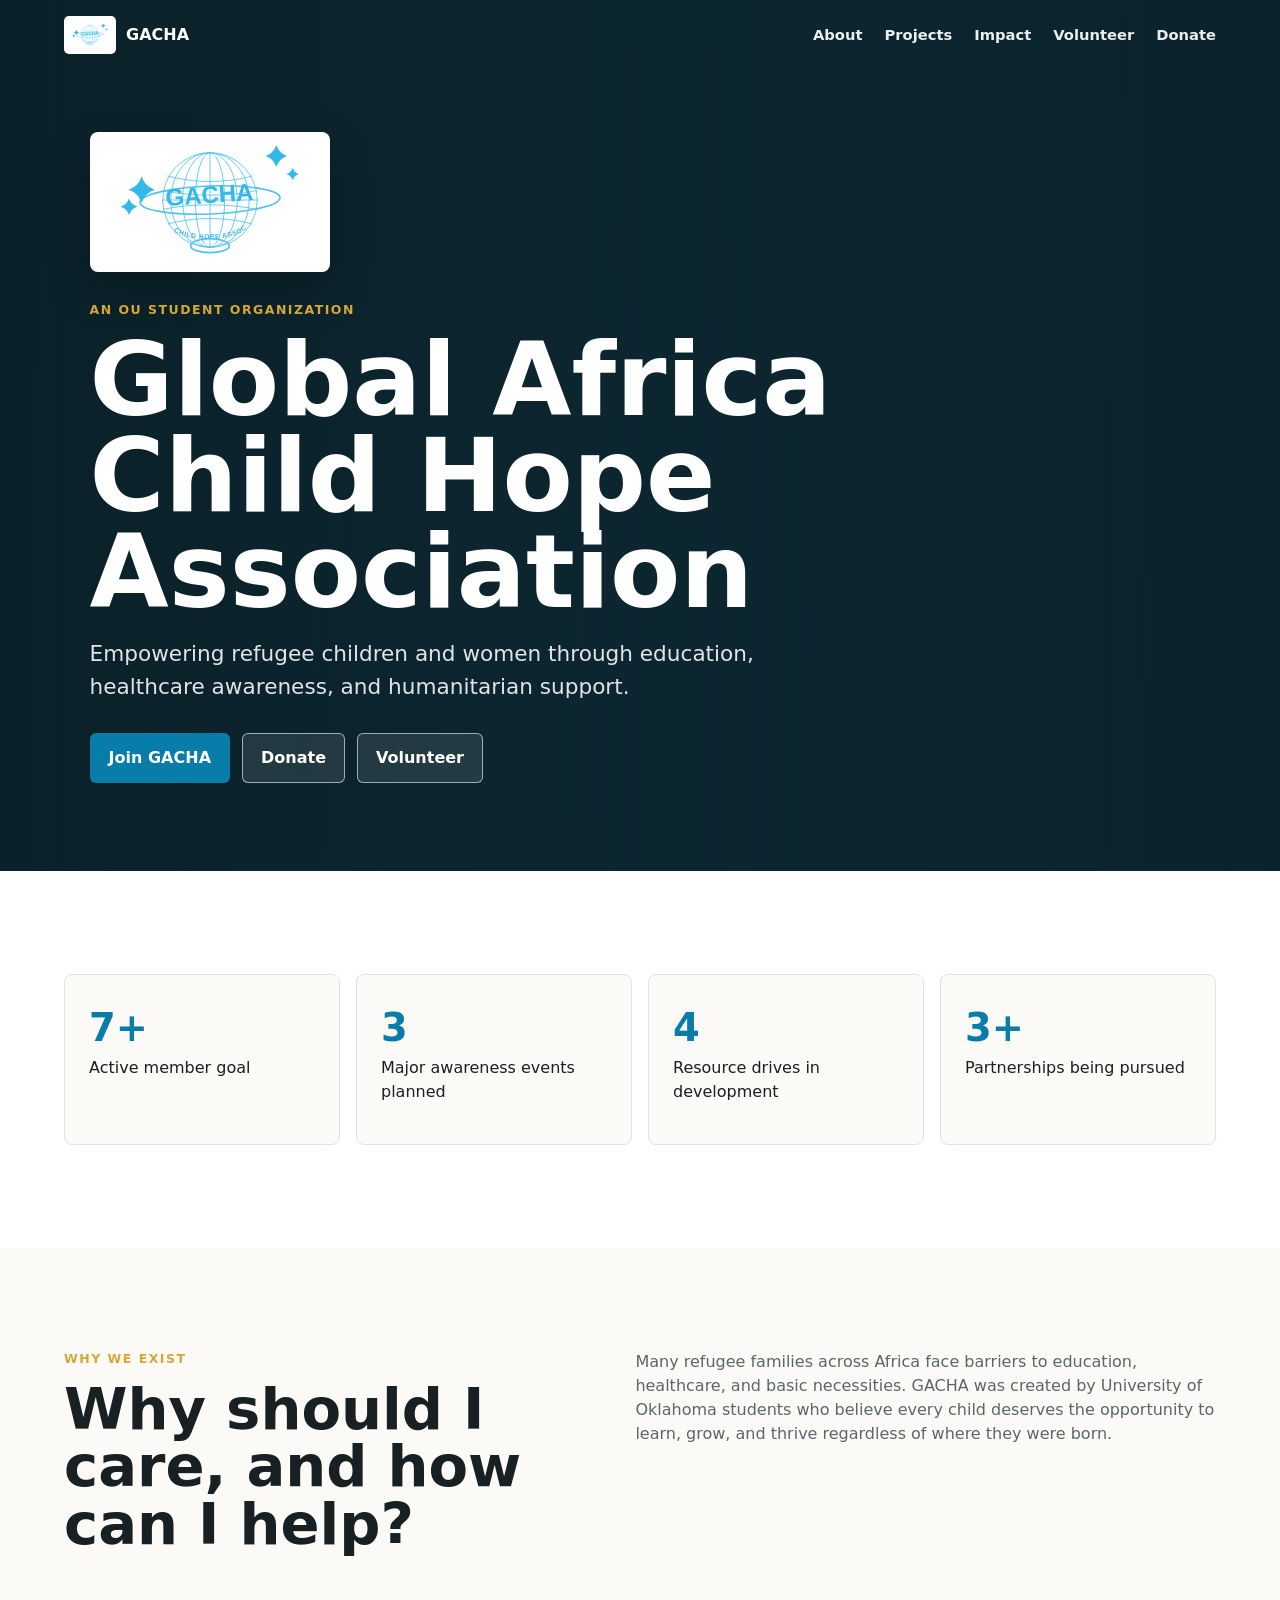
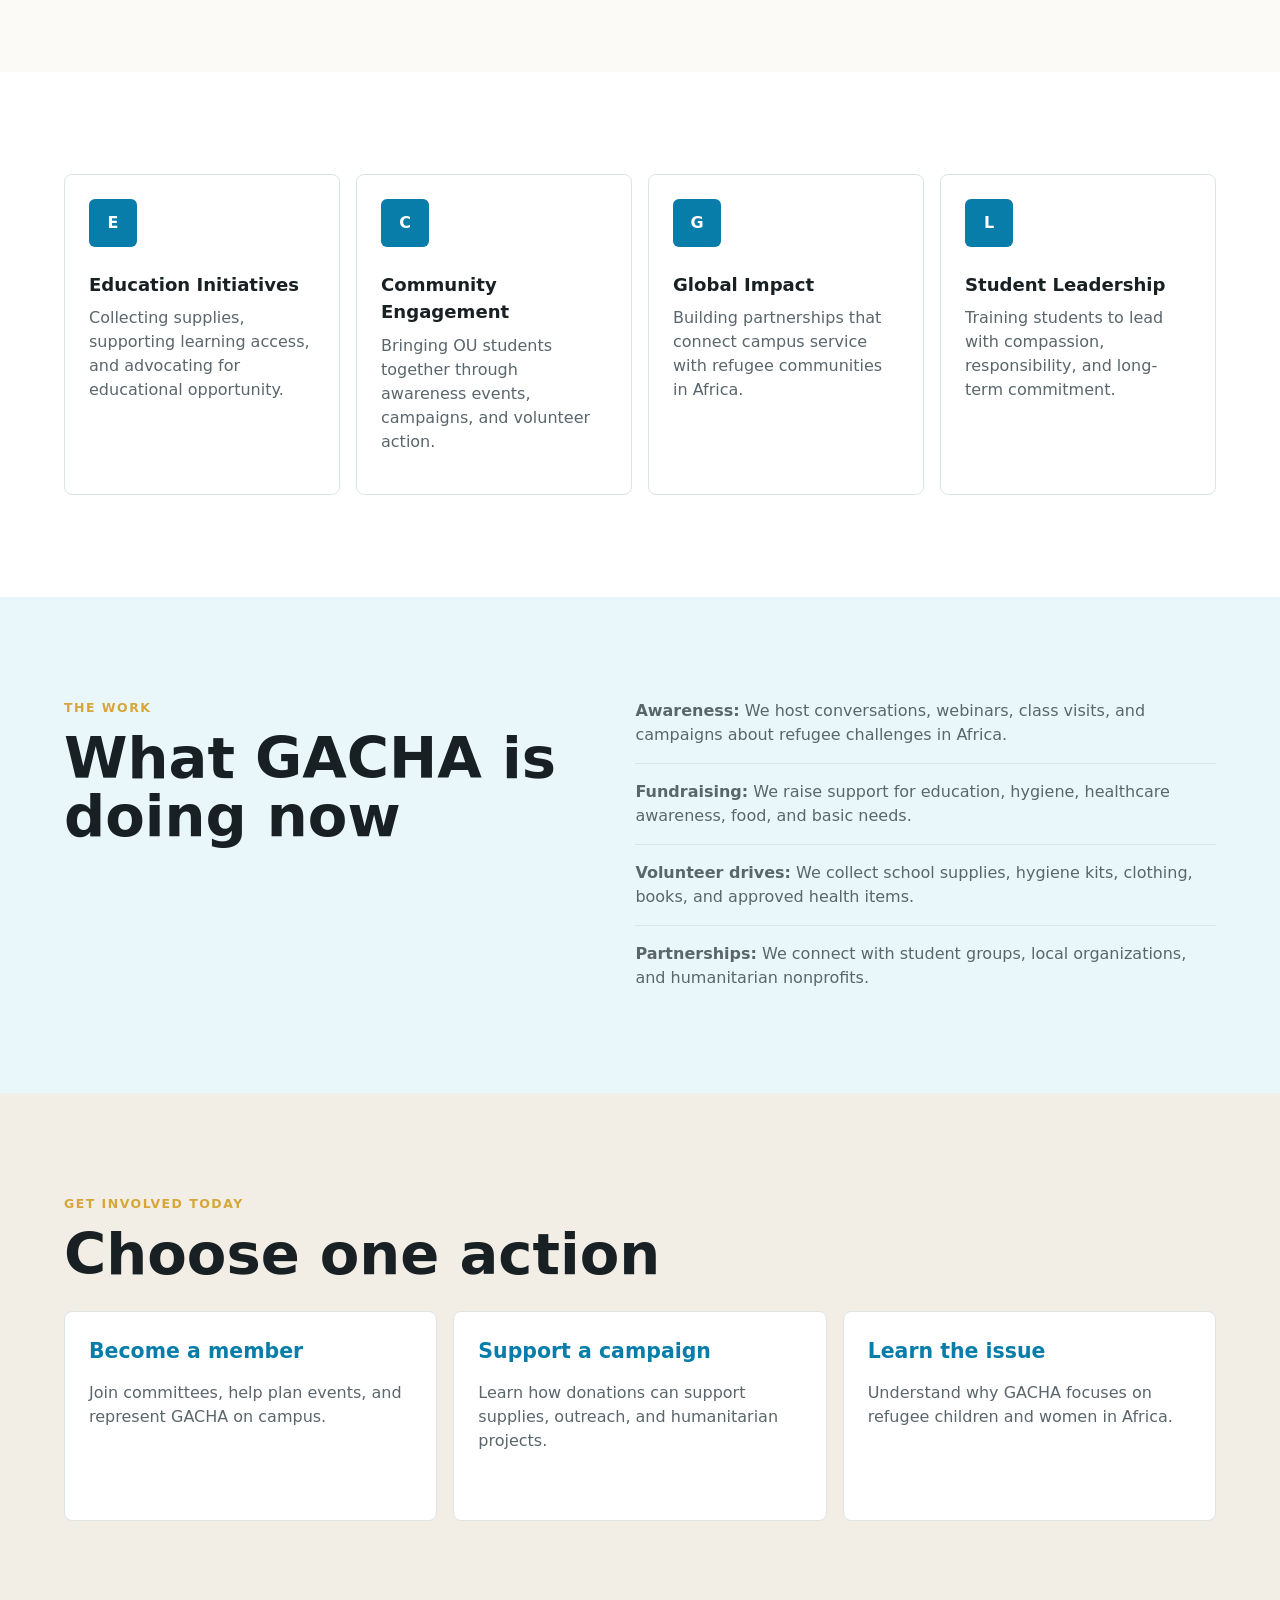
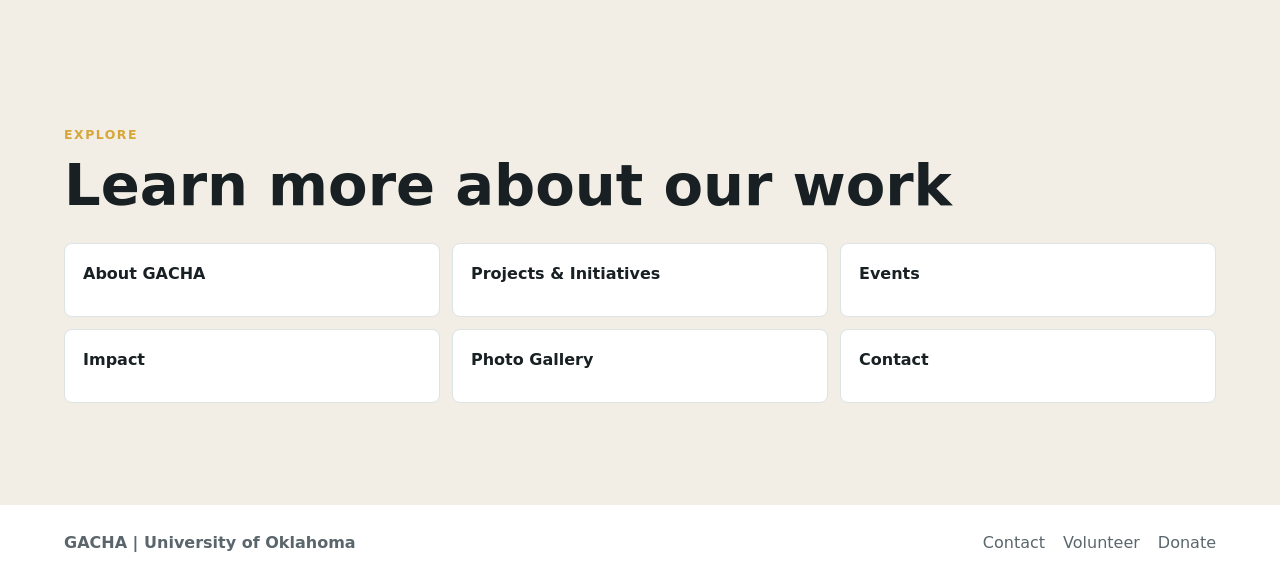
<file: index.html>
<!doctype html>
<html lang="en">
  <head>
    <meta charset="utf-8" />
    <meta name="viewport" content="width=device-width, initial-scale=1" />
    <title>GACHA | Global Africa Child Hope Association</title>
    <meta
      name="description"
      content="GACHA is a University of Oklahoma student organization supporting African refugee children and women through education, healthcare awareness, fundraising, and humanitarian support."
    />
    <link rel="stylesheet" href="styles.css" />
  </head>
  <body>
    <header class="site-header" data-header>
      <a class="brand" href="index.html" aria-label="GACHA home">
        <img class="brand-logo" src="assets/gacha-logo.svg" alt="" />
        <span>GACHA</span>
      </a>
      <button class="menu-toggle" type="button" aria-label="Open navigation" aria-expanded="false" data-menu-toggle>
        <span></span>
        <span></span>
      </button>
      <nav class="site-nav" data-nav>
        <a href="about.html">About</a>
        <a href="projects.html">Projects</a>
        <a href="impact.html">Impact</a>
        <a href="volunteer.html">Volunteer</a>
        <a href="donate.html">Donate</a>
      </nav>
    </header>

    <main>
      <section class="hero hero-photo" id="home">
        <div class="hero-content">
          <img class="hero-logo" src="assets/gacha-logo.svg" alt="Global Africa Child Hope Association logo" />
          <p class="eyebrow">An OU Student Organization</p>
          <h1>Global Africa Child Hope Association</h1>
          <p class="hero-copy">
            Empowering refugee children and women through education, healthcare awareness, and humanitarian support.
          </p>
          <div class="hero-actions">
            <a class="button primary" href="volunteer.html">Join GACHA</a>
            <a class="button secondary" href="donate.html">Donate</a>
            <a class="button secondary" href="volunteer.html#signup">Volunteer</a>
          </div>
        </div>
      </section>

      <section class="snapshot-band">
        <div class="metric-grid">
          <article>
            <span>7+</span>
            <p>Active member goal</p>
          </article>
          <article>
            <span>3</span>
            <p>Major awareness events planned</p>
          </article>
          <article>
            <span>4</span>
            <p>Resource drives in development</p>
          </article>
          <article>
            <span>3+</span>
            <p>Partnerships being pursued</p>
          </article>
        </div>
      </section>

      <section class="intro-band">
        <div class="section-grid">
          <div>
            <p class="eyebrow">Why We Exist</p>
            <h2>Why should I care, and how can I help?</h2>
          </div>
          <p>
            Many refugee families across Africa face barriers to education, healthcare, and basic necessities.
            GACHA was created by University of Oklahoma students who believe every child deserves the
            opportunity to learn, grow, and thrive regardless of where they were born.
          </p>
        </div>
      </section>

      <section class="values">
        <div class="feature-grid">
          <article class="value-card">
            <span class="value-icon" aria-hidden="true">E</span>
            <h3>Education Initiatives</h3>
            <p>Collecting supplies, supporting learning access, and advocating for educational opportunity.</p>
          </article>
          <article class="value-card">
            <span class="value-icon" aria-hidden="true">C</span>
            <h3>Community Engagement</h3>
            <p>Bringing OU students together through awareness events, campaigns, and volunteer action.</p>
          </article>
          <article class="value-card">
            <span class="value-icon" aria-hidden="true">G</span>
            <h3>Global Impact</h3>
            <p>Building partnerships that connect campus service with refugee communities in Africa.</p>
          </article>
          <article class="value-card">
            <span class="value-icon" aria-hidden="true">L</span>
            <h3>Student Leadership</h3>
            <p>Training students to lead with compassion, responsibility, and long-term commitment.</p>
          </article>
        </div>
      </section>

      <section class="awareness-band">
        <div class="section-grid">
          <div>
            <p class="eyebrow">The Work</p>
            <h2>What GACHA is doing now</h2>
          </div>
          <div class="stack-list">
            <p><strong>Awareness:</strong> We host conversations, webinars, class visits, and campaigns about refugee challenges in Africa.</p>
            <p><strong>Fundraising:</strong> We raise support for education, hygiene, healthcare awareness, food, and basic needs.</p>
            <p><strong>Volunteer drives:</strong> We collect school supplies, hygiene kits, clothing, books, and approved health items.</p>
            <p><strong>Partnerships:</strong> We connect with student groups, local organizations, and humanitarian nonprofits.</p>
          </div>
        </div>
      </section>

      <section class="roadmap-band" id="help">
        <div class="section-heading">
          <p class="eyebrow">Get Involved Today</p>
          <h2>Choose one action</h2>
        </div>
        <div class="action-grid">
          <a class="action-card" href="volunteer.html">
            <strong>Become a member</strong>
            <p>Join committees, help plan events, and represent GACHA on campus.</p>
          </a>
          <a class="action-card" href="donate.html">
            <strong>Support a campaign</strong>
            <p>Learn how donations can support supplies, outreach, and humanitarian projects.</p>
          </a>
          <a class="action-card" href="why-africa.html">
            <strong>Learn the issue</strong>
            <p>Understand why GACHA focuses on refugee children and women in Africa.</p>
          </a>
        </div>
      </section>

      <section class="events-band">
        <div class="section-heading">
          <p class="eyebrow">Explore</p>
          <h2>Learn more about our work</h2>
        </div>
        <div class="link-grid">
          <a href="about.html">About GACHA</a>
          <a href="projects.html">Projects & Initiatives</a>
          <a href="events.html">Events</a>
          <a href="impact.html">Impact</a>
          <a href="gallery.html">Photo Gallery</a>
          <a href="contact.html">Contact</a>
        </div>
      </section>
    </main>

    <footer class="site-footer">
      <p>GACHA | University of Oklahoma</p>
      <div>
        <a href="contact.html">Contact</a>
        <a href="volunteer.html">Volunteer</a>
        <a href="donate.html">Donate</a>
      </div>
    </footer>

    <script src="script.js"></script>
  </body>
</html>
</file>
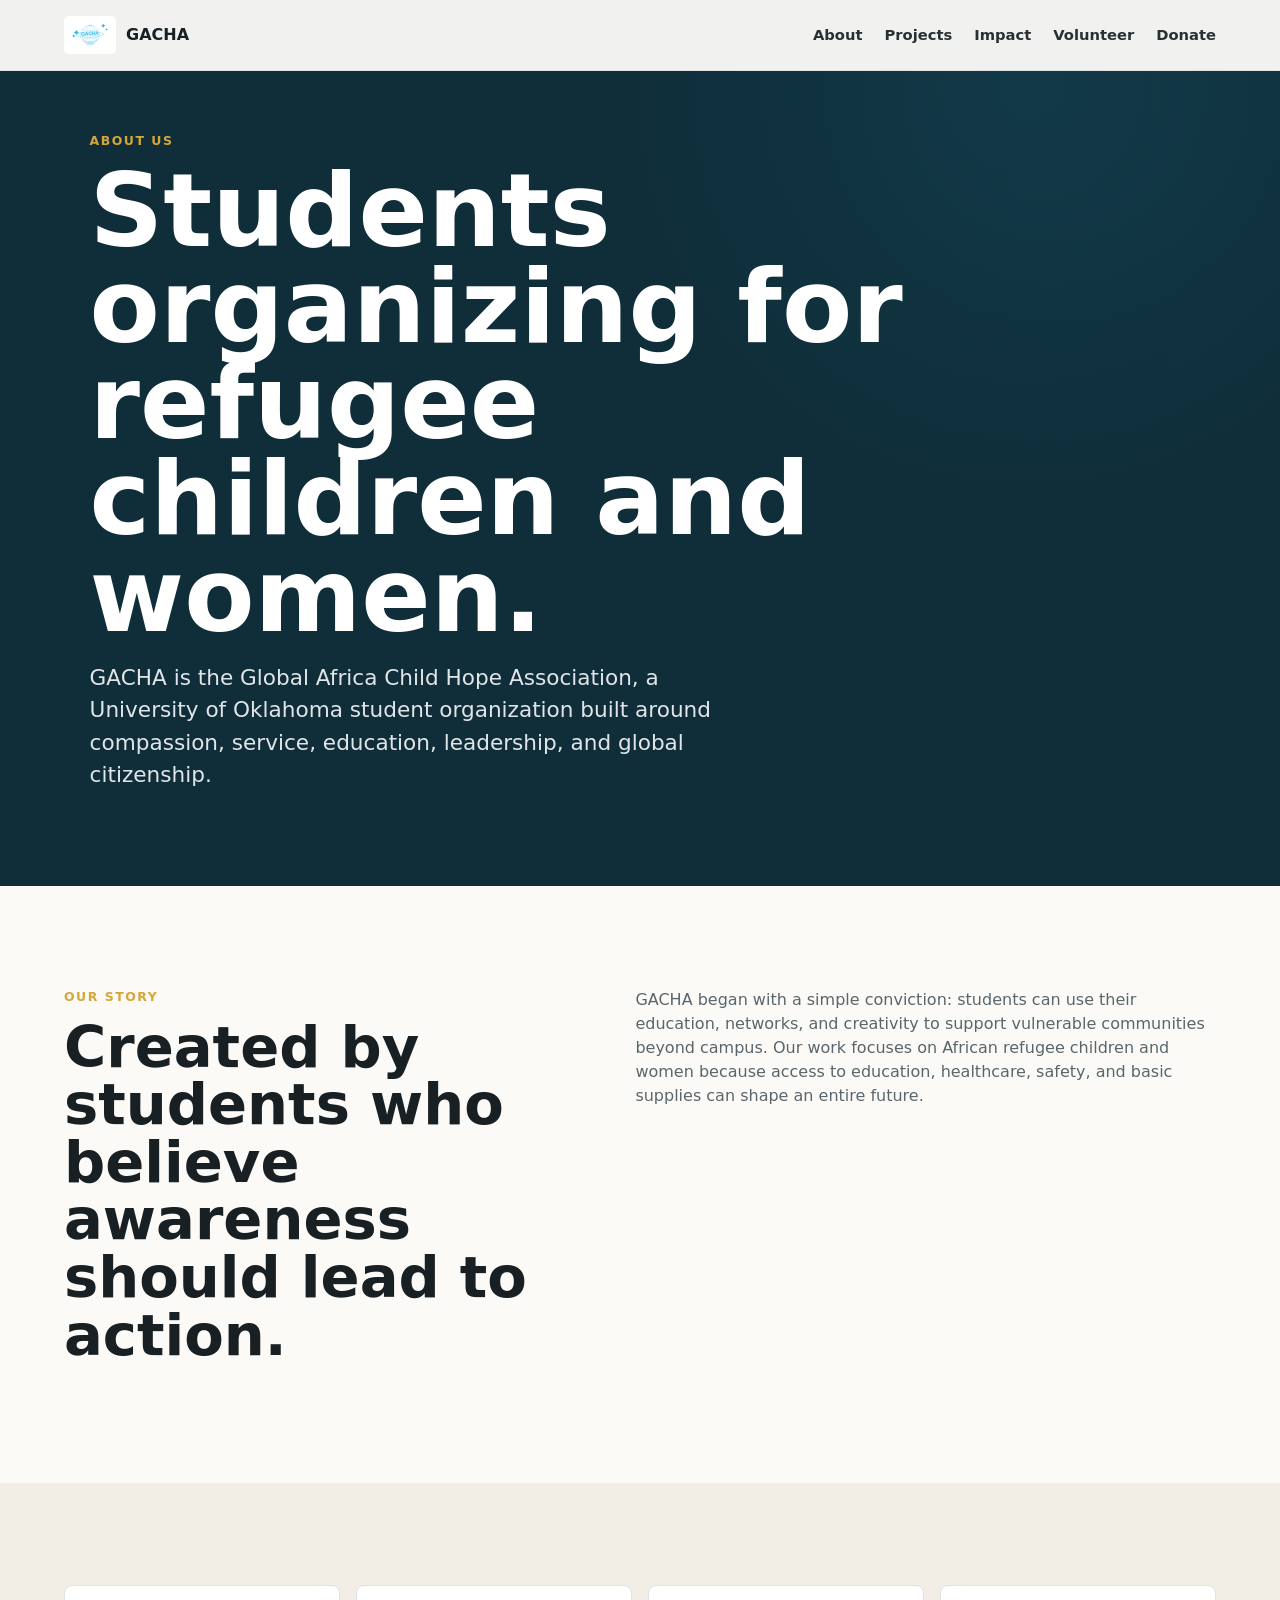
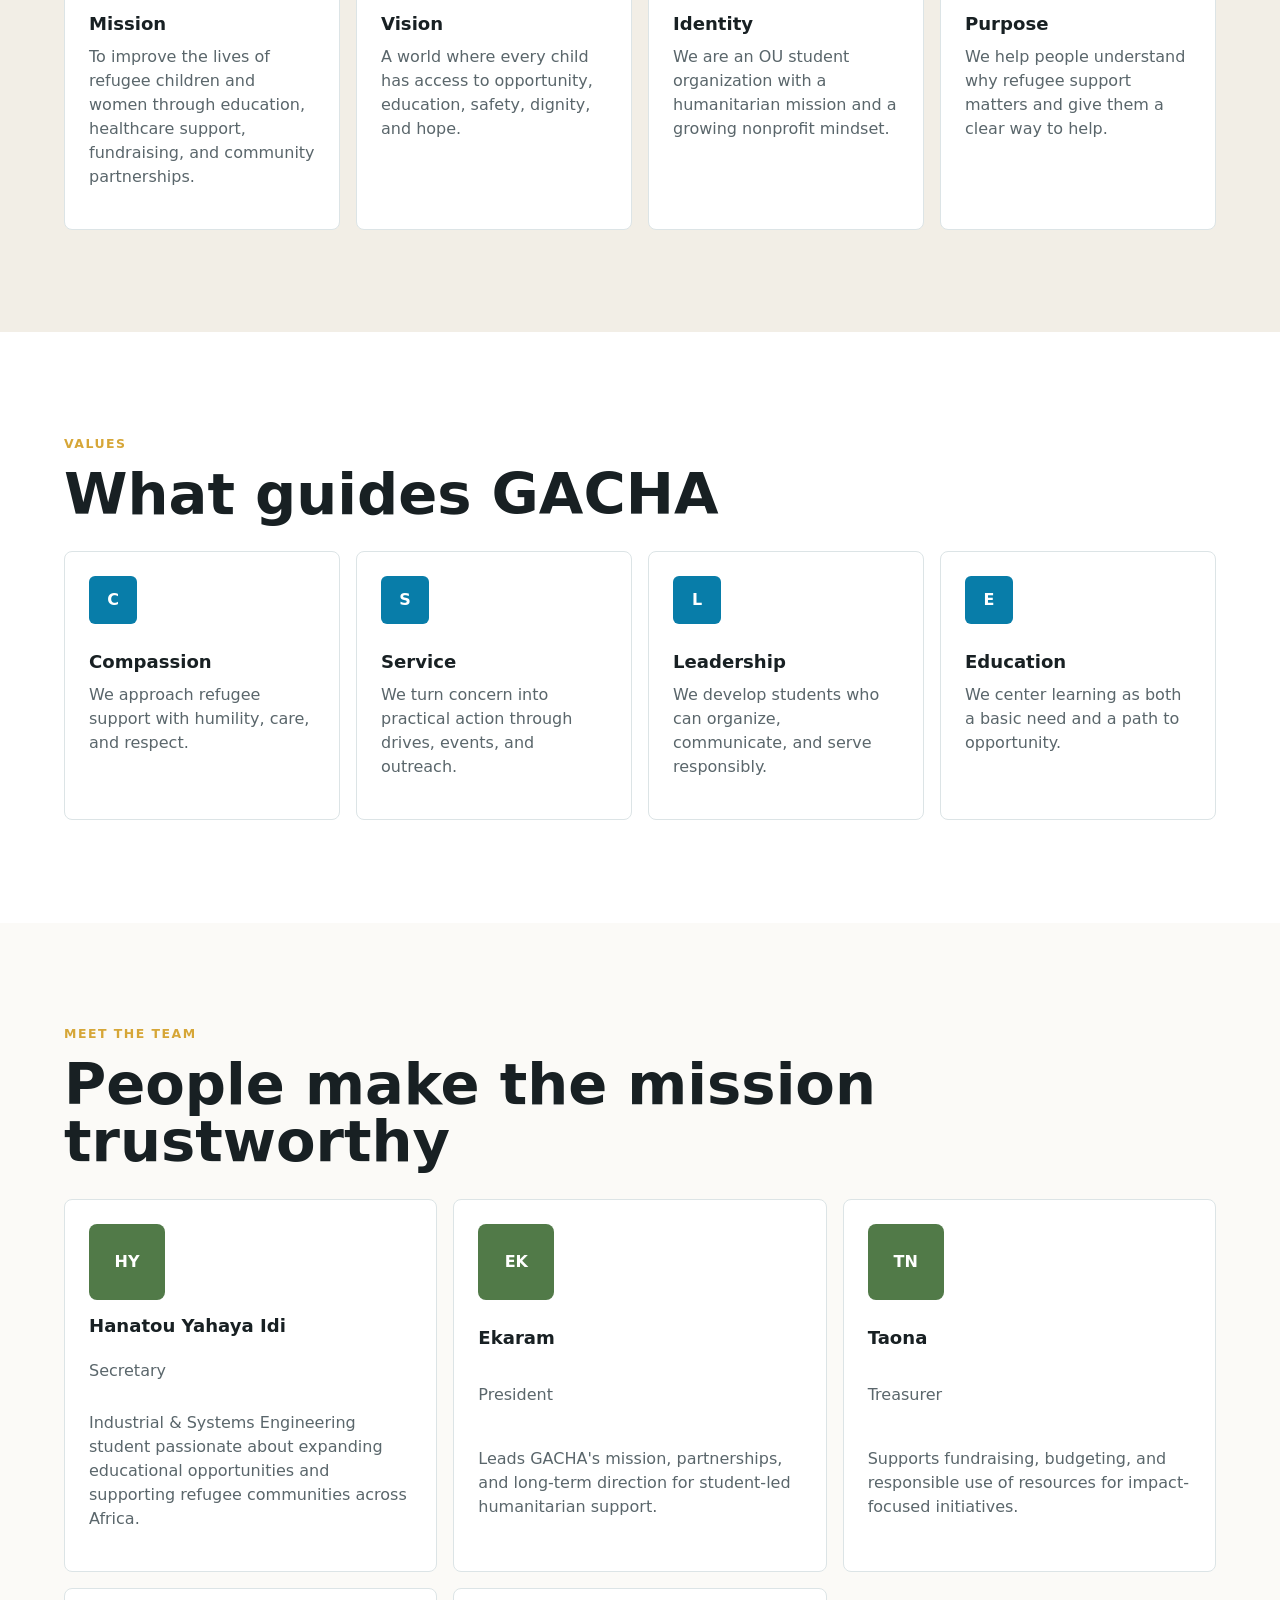
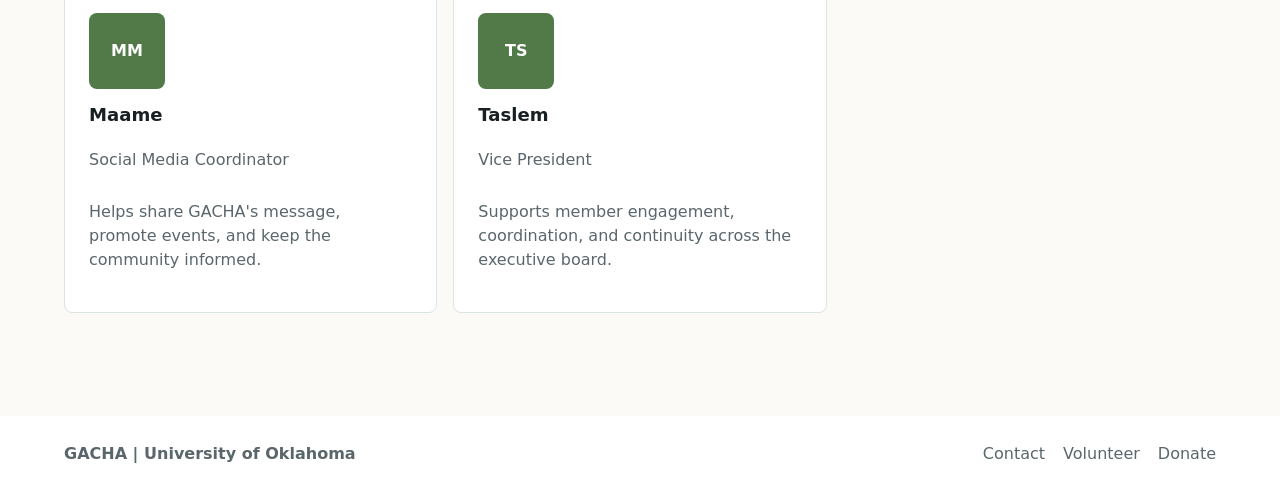
<file: about.html>
<!doctype html>
<html lang="en">
  <head>
    <meta charset="utf-8" />
    <meta name="viewport" content="width=device-width, initial-scale=1" />
    <title>About GACHA | OU Student Organization</title>
    <link rel="stylesheet" href="styles.css" />
  </head>
  <body>
    <header class="site-header solid" data-header>
      <a class="brand" href="index.html"><img class="brand-logo" src="assets/gacha-logo.svg" alt="" /><span>GACHA</span></a>
      <button class="menu-toggle" type="button" aria-label="Open navigation" aria-expanded="false" data-menu-toggle><span></span><span></span></button>
      <nav class="site-nav" data-nav>
        <a href="about.html">About</a><a href="projects.html">Projects</a><a href="impact.html">Impact</a><a href="volunteer.html">Volunteer</a><a href="donate.html">Donate</a>
      </nav>
    </header>
    <main>
      <section class="page-hero">
        <div class="page-hero-content">
          <p class="eyebrow">About Us</p>
          <h1>Students organizing for refugee children and women.</h1>
          <p class="page-copy">GACHA is the Global Africa Child Hope Association, a University of Oklahoma student organization built around compassion, service, education, leadership, and global citizenship.</p>
        </div>
      </section>
      <section class="intro-band">
        <div class="section-grid">
          <div><p class="eyebrow">Our Story</p><h2>Created by students who believe awareness should lead to action.</h2></div>
          <p>GACHA began with a simple conviction: students can use their education, networks, and creativity to support vulnerable communities beyond campus. Our work focuses on African refugee children and women because access to education, healthcare, safety, and basic supplies can shape an entire future.</p>
        </div>
      </section>
      <section class="content-band warm">
        <div class="card-grid">
          <article class="card"><h3>Mission</h3><p>To improve the lives of refugee children and women through education, healthcare support, fundraising, and community partnerships.</p></article>
          <article class="card"><h3>Vision</h3><p>A world where every child has access to opportunity, education, safety, dignity, and hope.</p></article>
          <article class="card"><h3>Identity</h3><p>We are an OU student organization with a humanitarian mission and a growing nonprofit mindset.</p></article>
          <article class="card"><h3>Purpose</h3><p>We help people understand why refugee support matters and give them a clear way to help.</p></article>
        </div>
      </section>
      <section class="values">
        <div class="section-heading"><p class="eyebrow">Values</p><h2>What guides GACHA</h2></div>
        <div class="feature-grid">
          <article class="value-card"><span class="value-icon">C</span><h3>Compassion</h3><p>We approach refugee support with humility, care, and respect.</p></article>
          <article class="value-card"><span class="value-icon">S</span><h3>Service</h3><p>We turn concern into practical action through drives, events, and outreach.</p></article>
          <article class="value-card"><span class="value-icon">L</span><h3>Leadership</h3><p>We develop students who can organize, communicate, and serve responsibly.</p></article>
          <article class="value-card"><span class="value-icon">E</span><h3>Education</h3><p>We center learning as both a basic need and a path to opportunity.</p></article>
        </div>
      </section>
      <section class="team-band">
        <div class="section-heading"><p class="eyebrow">Meet The Team</p><h2>People make the mission trustworthy</h2></div>
        <div class="team-grid">
          <article class="person-card"><span class="person-photo">HY</span><h3>Hanatou Yahaya Idi</h3><p>Secretary</p><p>Industrial & Systems Engineering student passionate about expanding educational opportunities and supporting refugee communities across Africa.</p></article>
          <article class="person-card"><span class="person-photo">EK</span><h3>Ekaram</h3><p>President</p><p>Leads GACHA's mission, partnerships, and long-term direction for student-led humanitarian support.</p></article>
          <article class="person-card"><span class="person-photo">TN</span><h3>Taona</h3><p>Treasurer</p><p>Supports fundraising, budgeting, and responsible use of resources for impact-focused initiatives.</p></article>
          <article class="person-card"><span class="person-photo">MM</span><h3>Maame</h3><p>Social Media Coordinator</p><p>Helps share GACHA's message, promote events, and keep the community informed.</p></article>
          <article class="person-card"><span class="person-photo">TS</span><h3>Taslem</h3><p>Vice President</p><p>Supports member engagement, coordination, and continuity across the executive board.</p></article>
        </div>
      </section>
    </main>
    <footer class="site-footer"><p>GACHA | University of Oklahoma</p><div><a href="contact.html">Contact</a><a href="volunteer.html">Volunteer</a><a href="donate.html">Donate</a></div></footer>
    <script src="script.js"></script>
  </body>
</html>
</file>
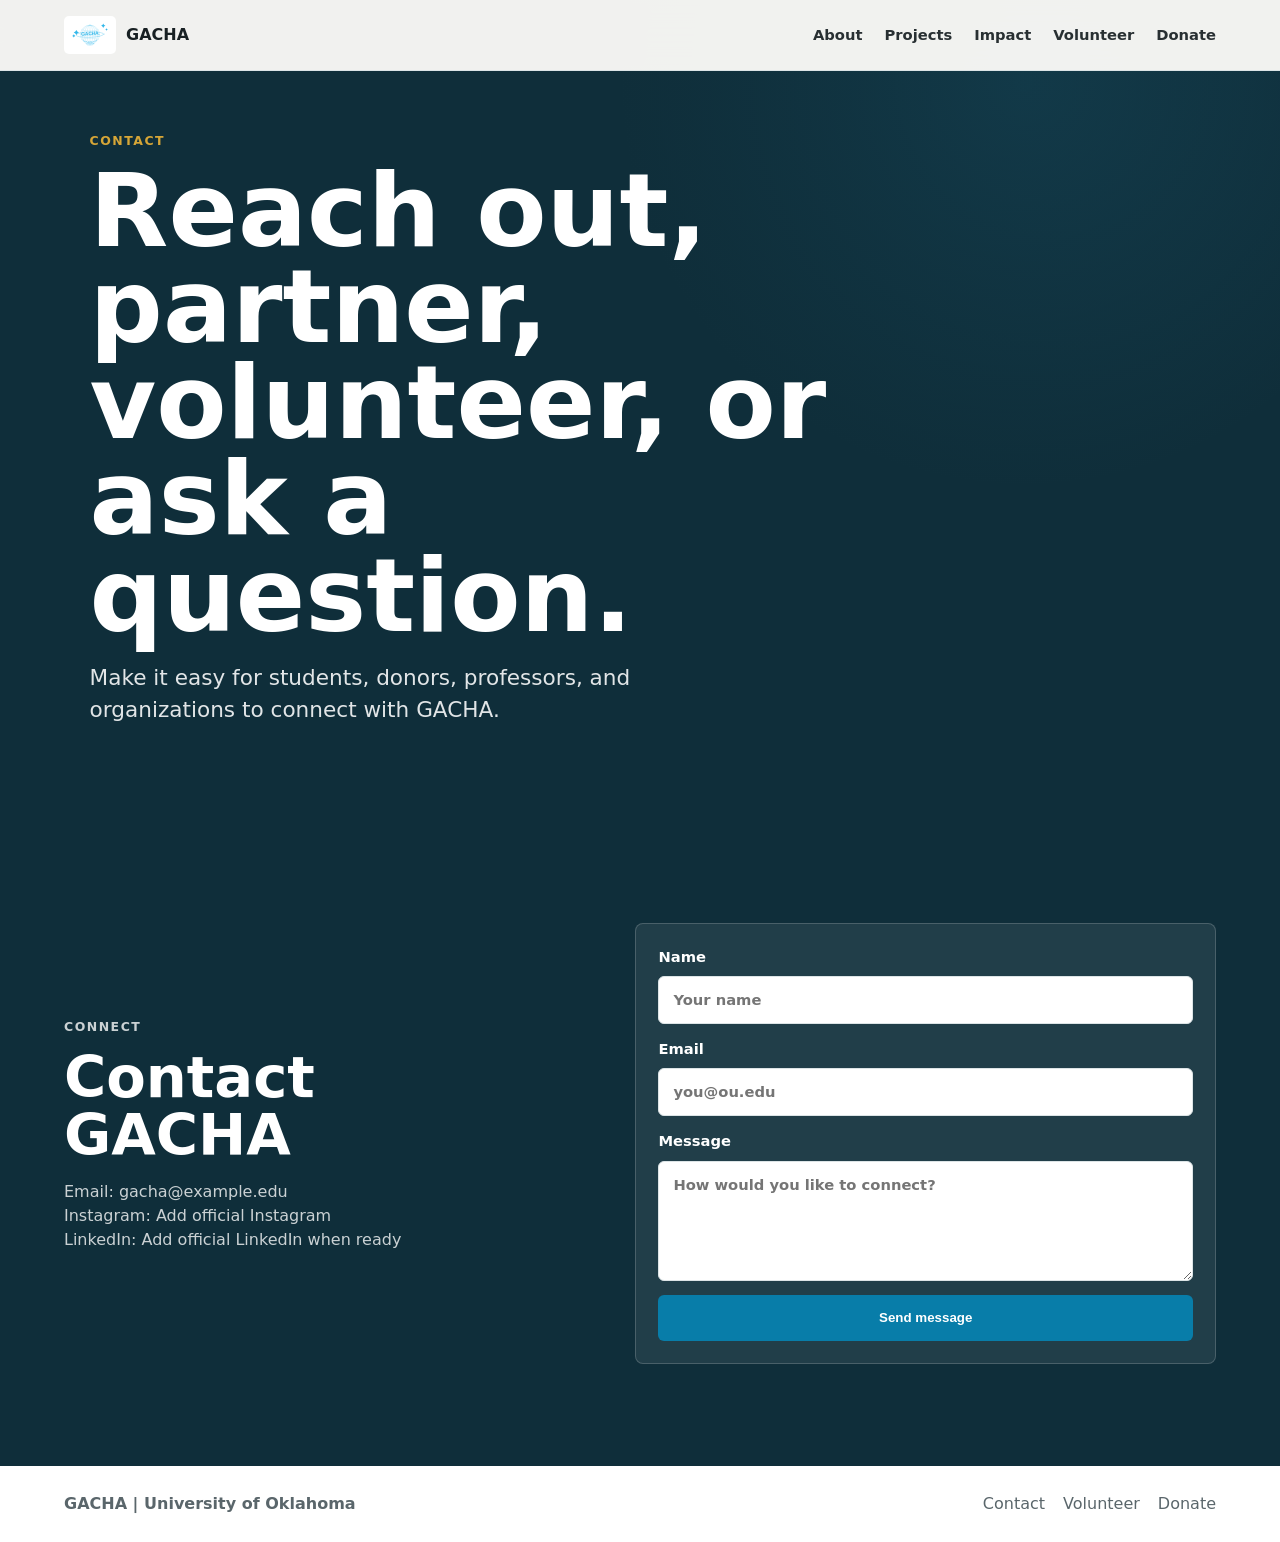
<file: contact.html>
<!doctype html>
<html lang="en">
  <head><meta charset="utf-8" /><meta name="viewport" content="width=device-width, initial-scale=1" /><title>Contact | GACHA</title><link rel="stylesheet" href="styles.css" /></head>
  <body>
    <header class="site-header solid" data-header><a class="brand" href="index.html"><img class="brand-logo" src="assets/gacha-logo.svg" alt="" /><span>GACHA</span></a><button class="menu-toggle" type="button" aria-label="Open navigation" aria-expanded="false" data-menu-toggle><span></span><span></span></button><nav class="site-nav" data-nav><a href="about.html">About</a><a href="projects.html">Projects</a><a href="impact.html">Impact</a><a href="volunteer.html">Volunteer</a><a href="donate.html">Donate</a></nav></header>
    <main>
      <section class="page-hero"><div class="page-hero-content"><p class="eyebrow">Contact</p><h1>Reach out, partner, volunteer, or ask a question.</h1><p class="page-copy">Make it easy for students, donors, professors, and organizations to connect with GACHA.</p></div></section>
      <section class="join-band"><div class="join-panel"><div><p class="eyebrow">Connect</p><h2>Contact GACHA</h2><p>Email: <a href="mailto:gacha@example.edu">gacha@example.edu</a><br />Instagram: <a href="https://www.instagram.com/" rel="noreferrer">Add official Instagram</a><br />LinkedIn: Add official LinkedIn when ready</p></div><form class="join-form" data-confirm><label>Name<input type="text" name="name" placeholder="Your name" required /></label><label>Email<input type="email" name="email" placeholder="you@ou.edu" required /></label><label>Message<textarea name="message" placeholder="How would you like to connect?"></textarea></label><button class="button primary" type="submit">Send message</button></form></div></section>
    </main>
    <footer class="site-footer"><p>GACHA | University of Oklahoma</p><div><a href="contact.html">Contact</a><a href="volunteer.html">Volunteer</a><a href="donate.html">Donate</a></div></footer><script src="script.js"></script>
  </body>
</html>
</file>
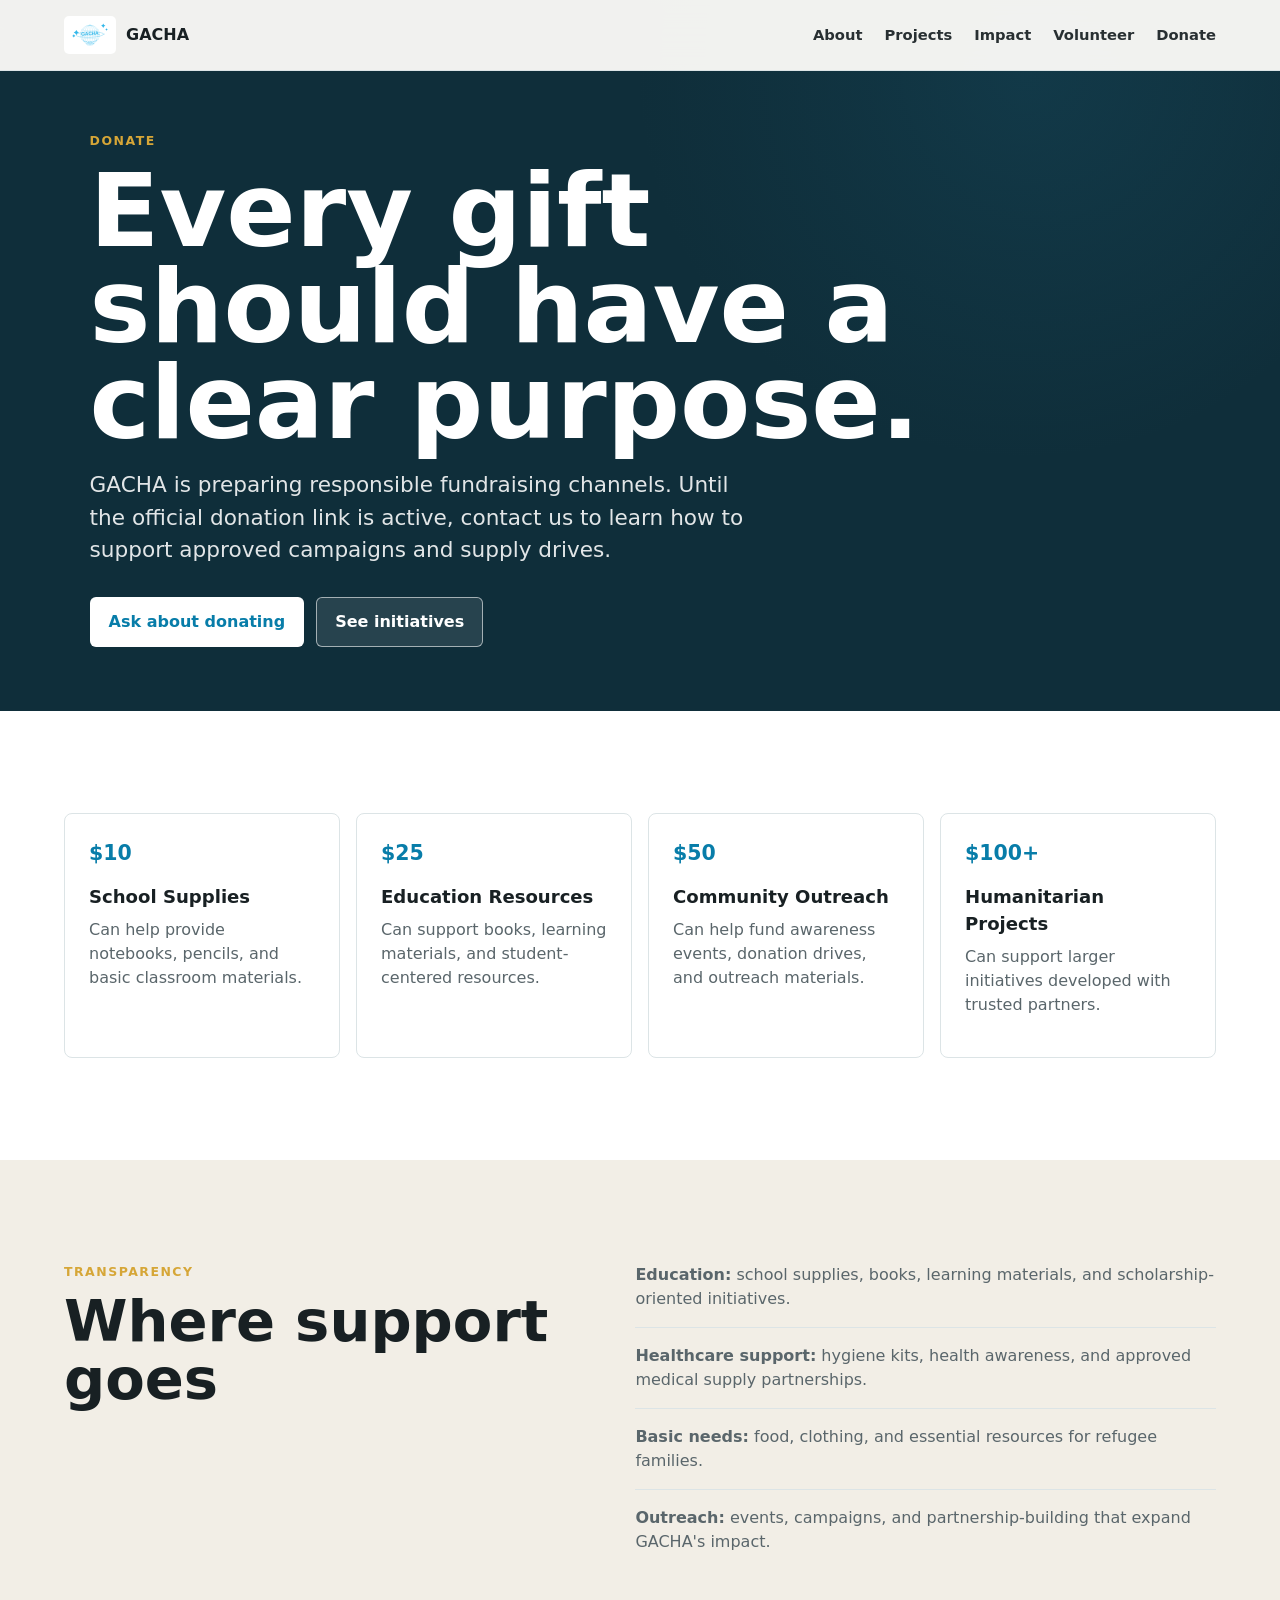
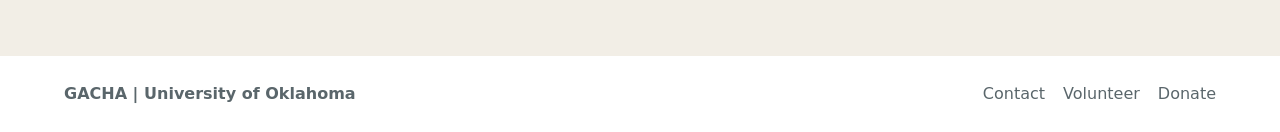
<file: donate.html>
<!doctype html>
<html lang="en">
  <head><meta charset="utf-8" /><meta name="viewport" content="width=device-width, initial-scale=1" /><title>Donate | GACHA</title><link rel="stylesheet" href="styles.css" /></head>
  <body>
    <header class="site-header solid" data-header><a class="brand" href="index.html"><img class="brand-logo" src="assets/gacha-logo.svg" alt="" /><span>GACHA</span></a><button class="menu-toggle" type="button" aria-label="Open navigation" aria-expanded="false" data-menu-toggle><span></span><span></span></button><nav class="site-nav" data-nav><a href="about.html">About</a><a href="projects.html">Projects</a><a href="impact.html">Impact</a><a href="volunteer.html">Volunteer</a><a href="donate.html">Donate</a></nav></header>
    <main>
      <section class="page-hero"><div class="page-hero-content"><p class="eyebrow">Donate</p><h1>Every gift should have a clear purpose.</h1><p class="page-copy">GACHA is preparing responsible fundraising channels. Until the official donation link is active, contact us to learn how to support approved campaigns and supply drives.</p><div class="button-row"><a class="button light" href="contact.html">Ask about donating</a><a class="button secondary" href="projects.html">See initiatives</a></div></div></section>
      <section class="content-band light"><div class="donation-grid"><article class="donation-card"><strong>$10</strong><h3>School Supplies</h3><p>Can help provide notebooks, pencils, and basic classroom materials.</p></article><article class="donation-card"><strong>$25</strong><h3>Education Resources</h3><p>Can support books, learning materials, and student-centered resources.</p></article><article class="donation-card"><strong>$50</strong><h3>Community Outreach</h3><p>Can help fund awareness events, donation drives, and outreach materials.</p></article><article class="donation-card"><strong>$100+</strong><h3>Humanitarian Projects</h3><p>Can support larger initiatives developed with trusted partners.</p></article></div></section>
      <section class="content-band warm"><div class="section-grid"><div><p class="eyebrow">Transparency</p><h2>Where support goes</h2></div><div class="stack-list"><p><strong>Education:</strong> school supplies, books, learning materials, and scholarship-oriented initiatives.</p><p><strong>Healthcare support:</strong> hygiene kits, health awareness, and approved medical supply partnerships.</p><p><strong>Basic needs:</strong> food, clothing, and essential resources for refugee families.</p><p><strong>Outreach:</strong> events, campaigns, and partnership-building that expand GACHA's impact.</p></div></div></section>
    </main>
    <footer class="site-footer"><p>GACHA | University of Oklahoma</p><div><a href="contact.html">Contact</a><a href="volunteer.html">Volunteer</a><a href="donate.html">Donate</a></div></footer><script src="script.js"></script>
  </body>
</html>
</file>
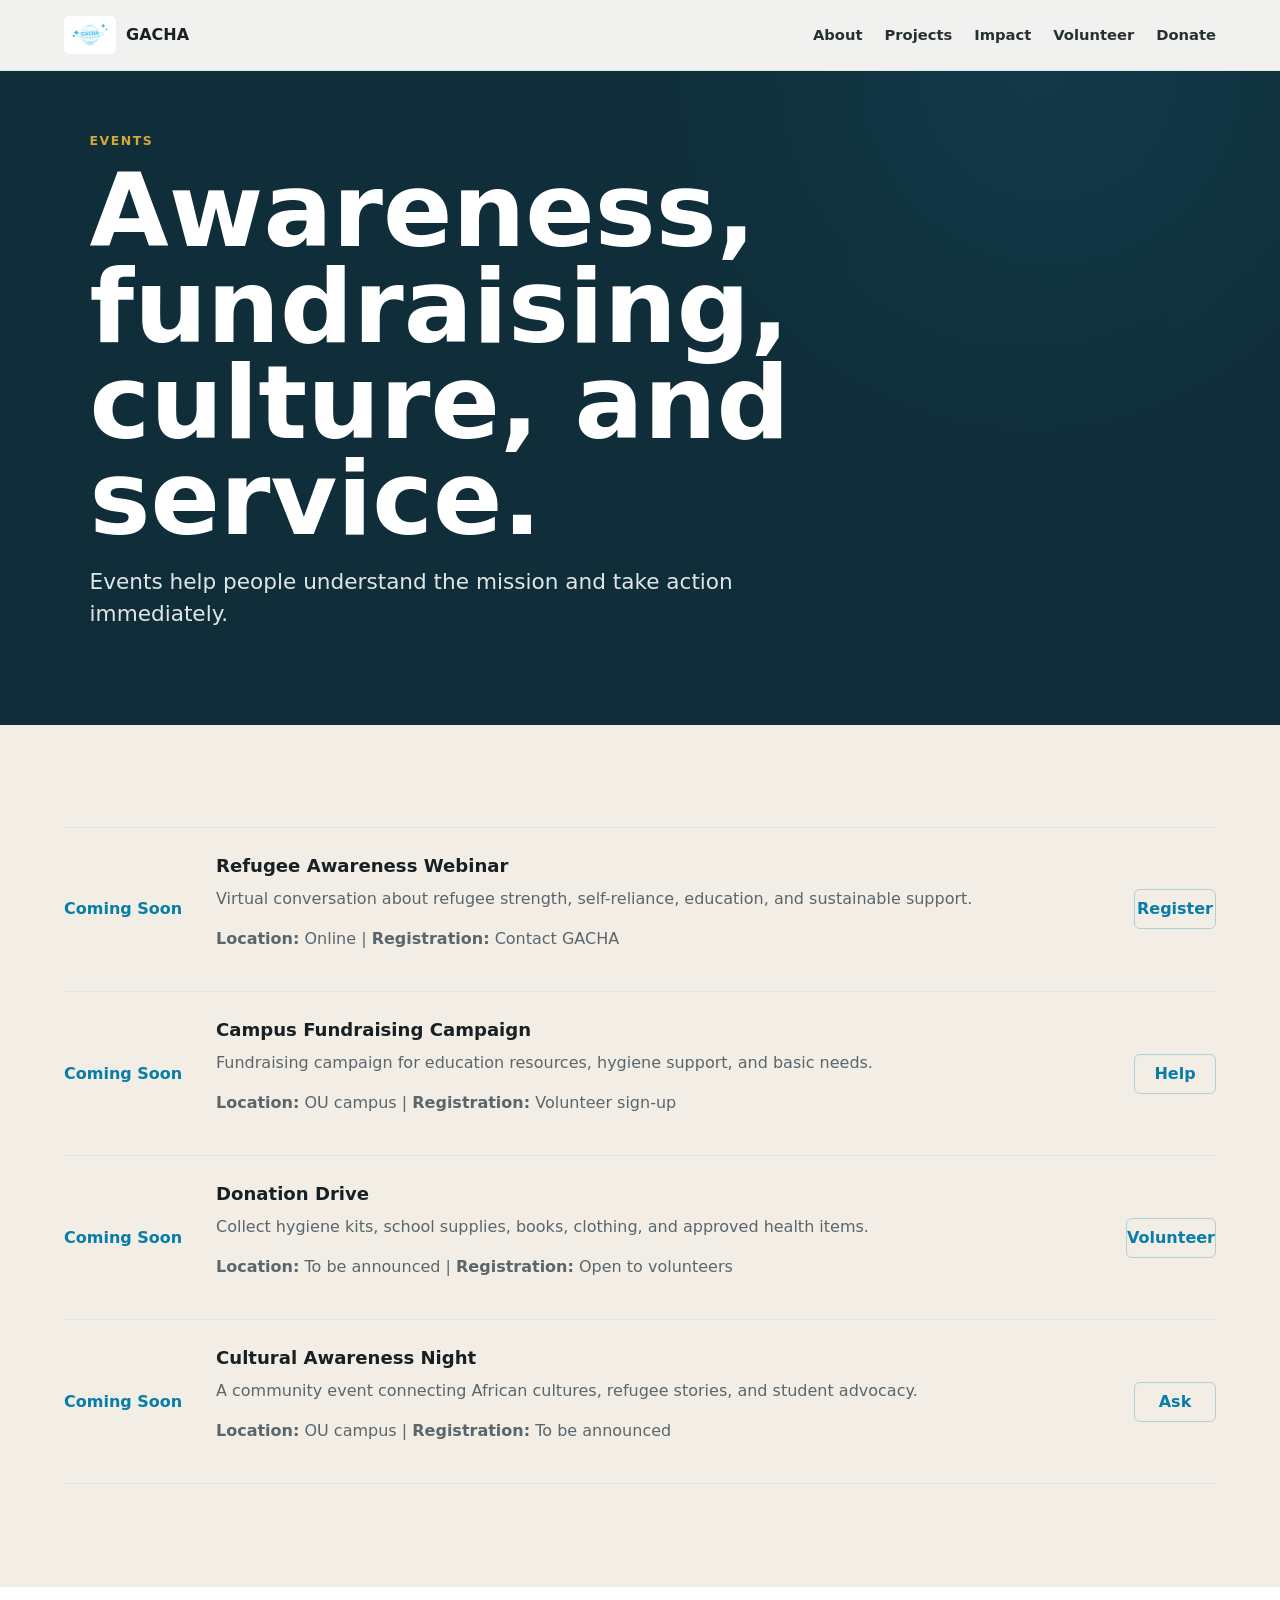
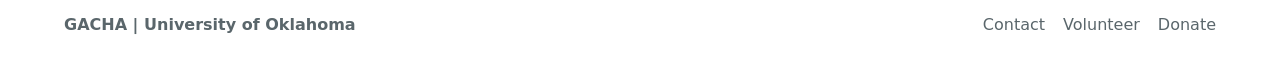
<file: events.html>
<!doctype html>
<html lang="en">
  <head><meta charset="utf-8" /><meta name="viewport" content="width=device-width, initial-scale=1" /><title>Events | GACHA</title><link rel="stylesheet" href="styles.css" /></head>
  <body>
    <header class="site-header solid" data-header><a class="brand" href="index.html"><img class="brand-logo" src="assets/gacha-logo.svg" alt="" /><span>GACHA</span></a><button class="menu-toggle" type="button" aria-label="Open navigation" aria-expanded="false" data-menu-toggle><span></span><span></span></button><nav class="site-nav" data-nav><a href="about.html">About</a><a href="projects.html">Projects</a><a href="impact.html">Impact</a><a href="volunteer.html">Volunteer</a><a href="donate.html">Donate</a></nav></header>
    <main>
      <section class="page-hero"><div class="page-hero-content"><p class="eyebrow">Events</p><h1>Awareness, fundraising, culture, and service.</h1><p class="page-copy">Events help people understand the mission and take action immediately.</p></div></section>
      <section class="events-band">
        <div class="event-list">
          <article class="event-row"><time>Coming Soon</time><div><h3>Refugee Awareness Webinar</h3><p>Virtual conversation about refugee strength, self-reliance, education, and sustainable support.</p><p><strong>Location:</strong> Online | <strong>Registration:</strong> Contact GACHA</p></div><a href="contact.html">Register</a></article>
          <article class="event-row"><time>Coming Soon</time><div><h3>Campus Fundraising Campaign</h3><p>Fundraising campaign for education resources, hygiene support, and basic needs.</p><p><strong>Location:</strong> OU campus | <strong>Registration:</strong> Volunteer sign-up</p></div><a href="volunteer.html">Help</a></article>
          <article class="event-row"><time>Coming Soon</time><div><h3>Donation Drive</h3><p>Collect hygiene kits, school supplies, books, clothing, and approved health items.</p><p><strong>Location:</strong> To be announced | <strong>Registration:</strong> Open to volunteers</p></div><a href="volunteer.html">Volunteer</a></article>
          <article class="event-row"><time>Coming Soon</time><div><h3>Cultural Awareness Night</h3><p>A community event connecting African cultures, refugee stories, and student advocacy.</p><p><strong>Location:</strong> OU campus | <strong>Registration:</strong> To be announced</p></div><a href="contact.html">Ask</a></article>
        </div>
      </section>
    </main>
    <footer class="site-footer"><p>GACHA | University of Oklahoma</p><div><a href="contact.html">Contact</a><a href="volunteer.html">Volunteer</a><a href="donate.html">Donate</a></div></footer><script src="script.js"></script>
  </body>
</html>
</file>
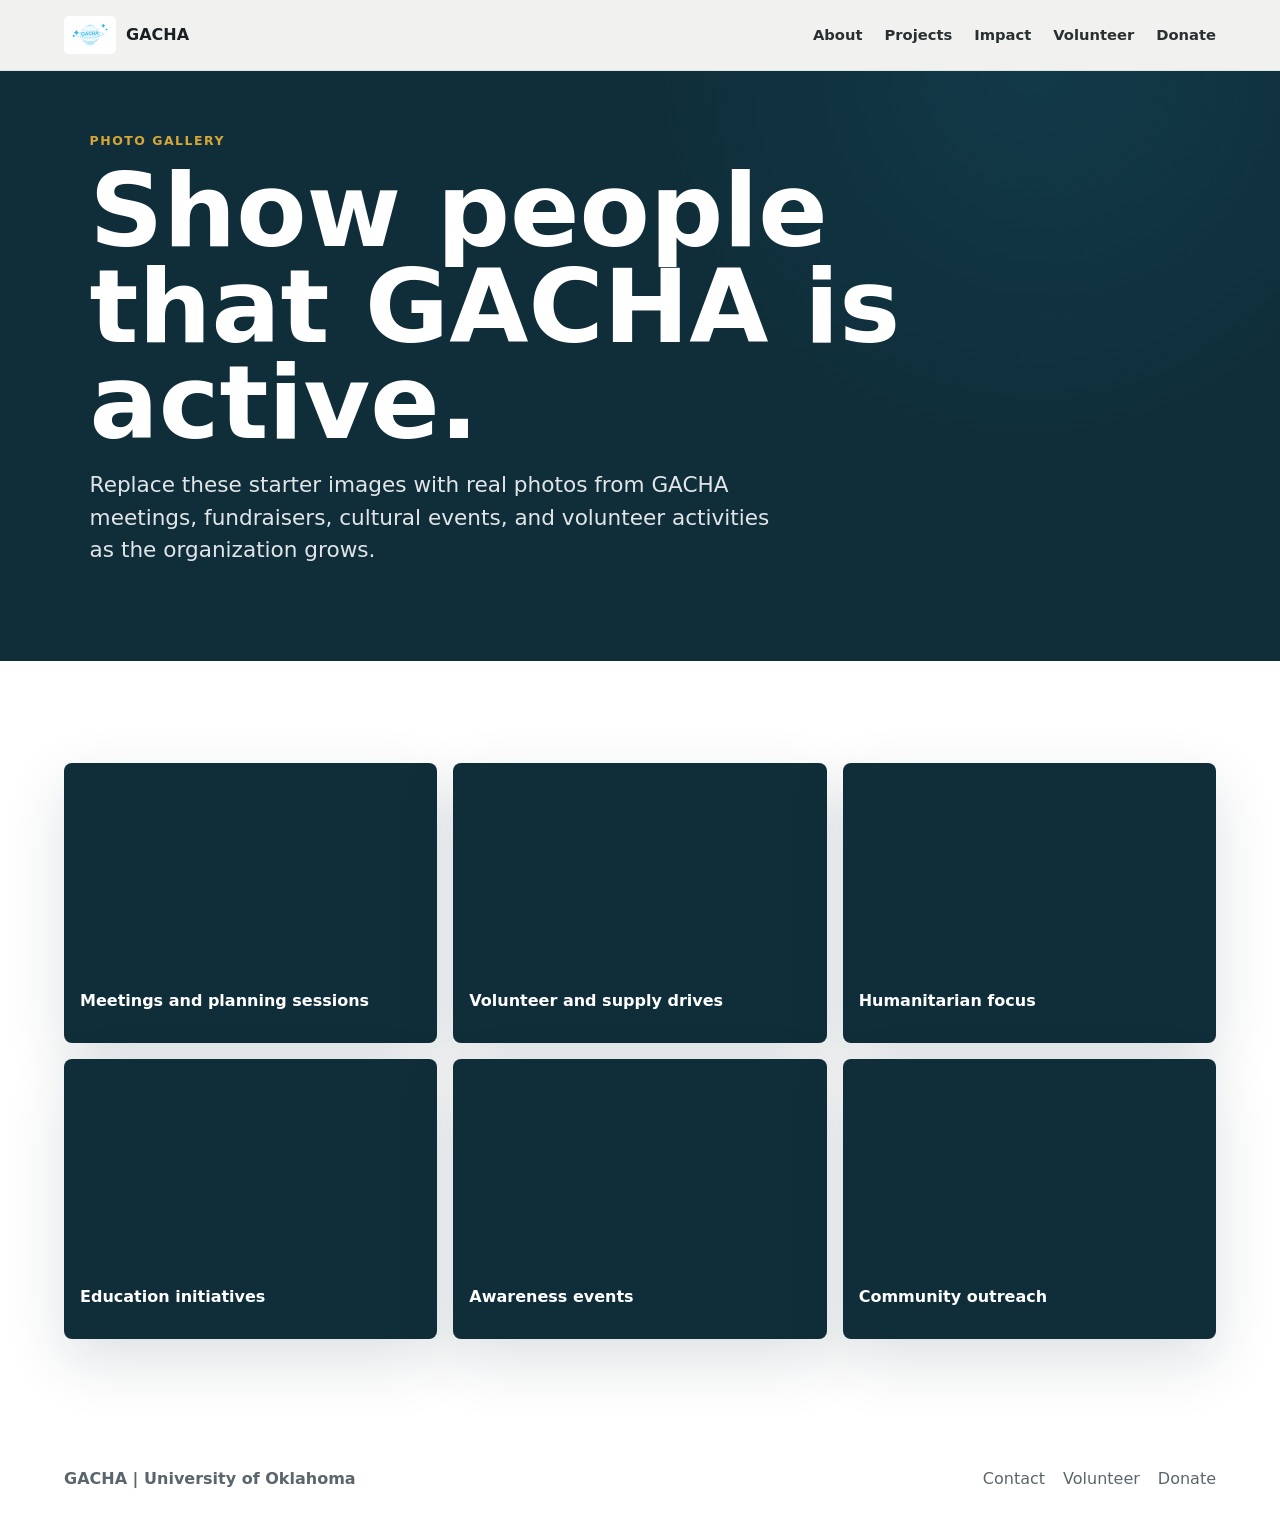
<file: gallery.html>
<!doctype html>
<html lang="en">
  <head><meta charset="utf-8" /><meta name="viewport" content="width=device-width, initial-scale=1" /><title>Gallery | GACHA</title><link rel="stylesheet" href="styles.css" /></head>
  <body>
    <header class="site-header solid" data-header><a class="brand" href="index.html"><img class="brand-logo" src="assets/gacha-logo.svg" alt="" /><span>GACHA</span></a><button class="menu-toggle" type="button" aria-label="Open navigation" aria-expanded="false" data-menu-toggle><span></span><span></span></button><nav class="site-nav" data-nav><a href="about.html">About</a><a href="projects.html">Projects</a><a href="impact.html">Impact</a><a href="volunteer.html">Volunteer</a><a href="donate.html">Donate</a></nav></header>
    <main>
      <section class="page-hero"><div class="page-hero-content"><p class="eyebrow">Photo Gallery</p><h1>Show people that GACHA is active.</h1><p class="page-copy">Replace these starter images with real photos from GACHA meetings, fundraisers, cultural events, and volunteer activities as the organization grows.</p></div></section>
      <section class="gallery-band"><div class="gallery-grid"><article class="photo-tile"><div class="photo-meeting"></div><p>Meetings and planning sessions</p></article><article class="photo-tile"><div class="photo-service"></div><p>Volunteer and supply drives</p></article><article class="photo-tile"><div class="photo-camp"></div><p>Humanitarian focus</p></article><article class="photo-tile"><div class="photo-education"></div><p>Education initiatives</p></article><article class="photo-tile"><div class="photo-event"></div><p>Awareness events</p></article><article class="photo-tile"><div class="photo-outreach"></div><p>Community outreach</p></article></div></section>
    </main>
    <footer class="site-footer"><p>GACHA | University of Oklahoma</p><div><a href="contact.html">Contact</a><a href="volunteer.html">Volunteer</a><a href="donate.html">Donate</a></div></footer><script src="script.js"></script>
  </body>
</html>
</file>
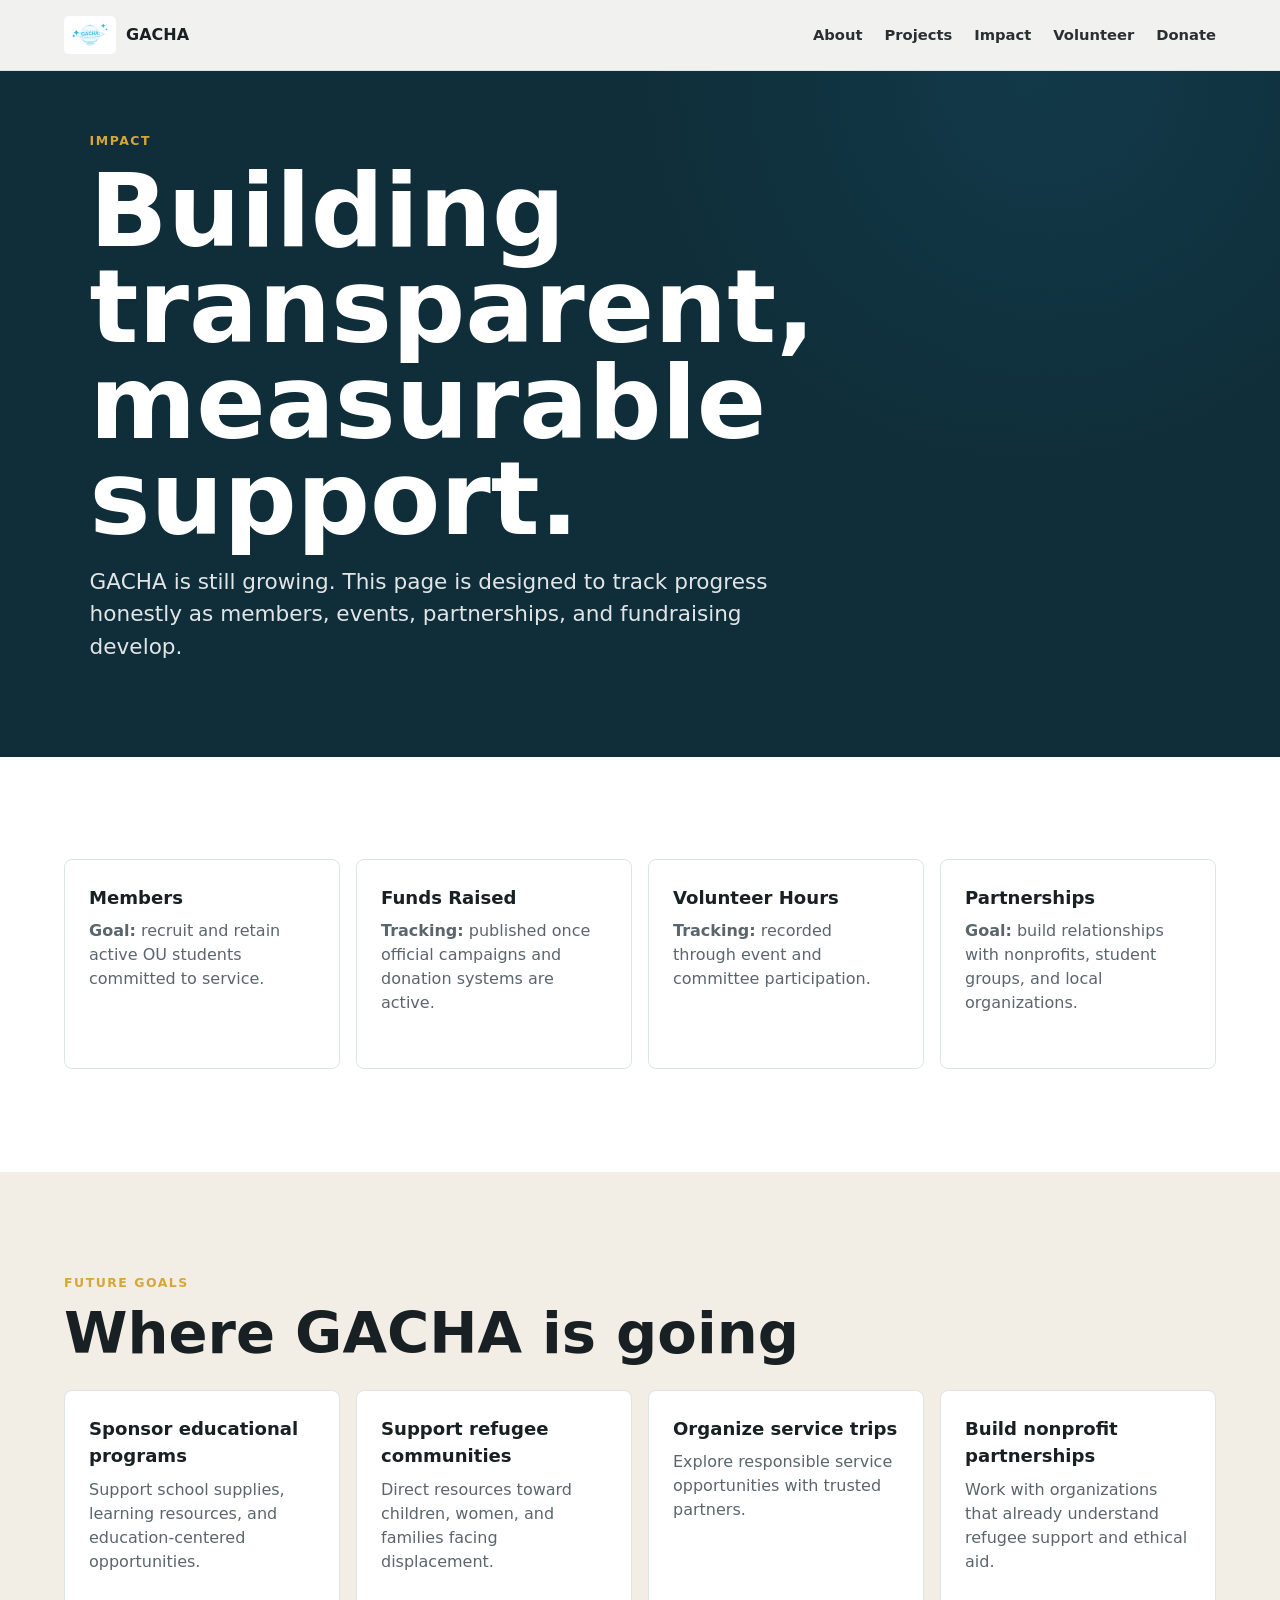
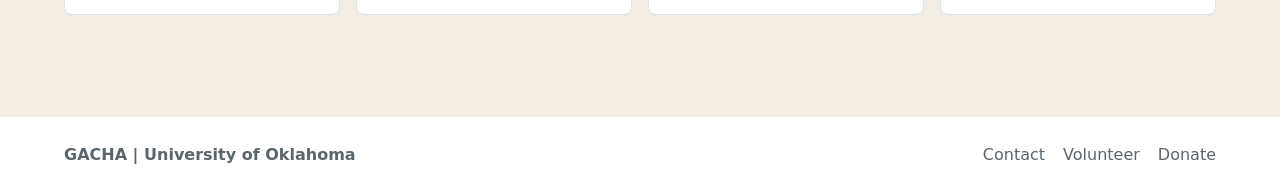
<file: impact.html>
<!doctype html>
<html lang="en">
  <head><meta charset="utf-8" /><meta name="viewport" content="width=device-width, initial-scale=1" /><title>Impact | GACHA</title><link rel="stylesheet" href="styles.css" /></head>
  <body>
    <header class="site-header solid" data-header><a class="brand" href="index.html"><img class="brand-logo" src="assets/gacha-logo.svg" alt="" /><span>GACHA</span></a><button class="menu-toggle" type="button" aria-label="Open navigation" aria-expanded="false" data-menu-toggle><span></span><span></span></button><nav class="site-nav" data-nav><a href="about.html">About</a><a href="projects.html">Projects</a><a href="impact.html">Impact</a><a href="volunteer.html">Volunteer</a><a href="donate.html">Donate</a></nav></header>
    <main>
      <section class="page-hero"><div class="page-hero-content"><p class="eyebrow">Impact</p><h1>Building transparent, measurable support.</h1><p class="page-copy">GACHA is still growing. This page is designed to track progress honestly as members, events, partnerships, and fundraising develop.</p></div></section>
      <section class="snapshot-band"><div class="impact-grid"><article class="impact-card"><h3>Members</h3><p><strong>Goal:</strong> recruit and retain active OU students committed to service.</p></article><article class="impact-card"><h3>Funds Raised</h3><p><strong>Tracking:</strong> published once official campaigns and donation systems are active.</p></article><article class="impact-card"><h3>Volunteer Hours</h3><p><strong>Tracking:</strong> recorded through event and committee participation.</p></article><article class="impact-card"><h3>Partnerships</h3><p><strong>Goal:</strong> build relationships with nonprofits, student groups, and local organizations.</p></article></div></section>
      <section class="content-band warm"><div class="section-heading"><p class="eyebrow">Future Goals</p><h2>Where GACHA is going</h2></div><div class="card-grid"><article class="card"><h3>Sponsor educational programs</h3><p>Support school supplies, learning resources, and education-centered opportunities.</p></article><article class="card"><h3>Support refugee communities</h3><p>Direct resources toward children, women, and families facing displacement.</p></article><article class="card"><h3>Organize service trips</h3><p>Explore responsible service opportunities with trusted partners.</p></article><article class="card"><h3>Build nonprofit partnerships</h3><p>Work with organizations that already understand refugee support and ethical aid.</p></article></div></section>
    </main>
    <footer class="site-footer"><p>GACHA | University of Oklahoma</p><div><a href="contact.html">Contact</a><a href="volunteer.html">Volunteer</a><a href="donate.html">Donate</a></div></footer><script src="script.js"></script>
  </body>
</html>
</file>
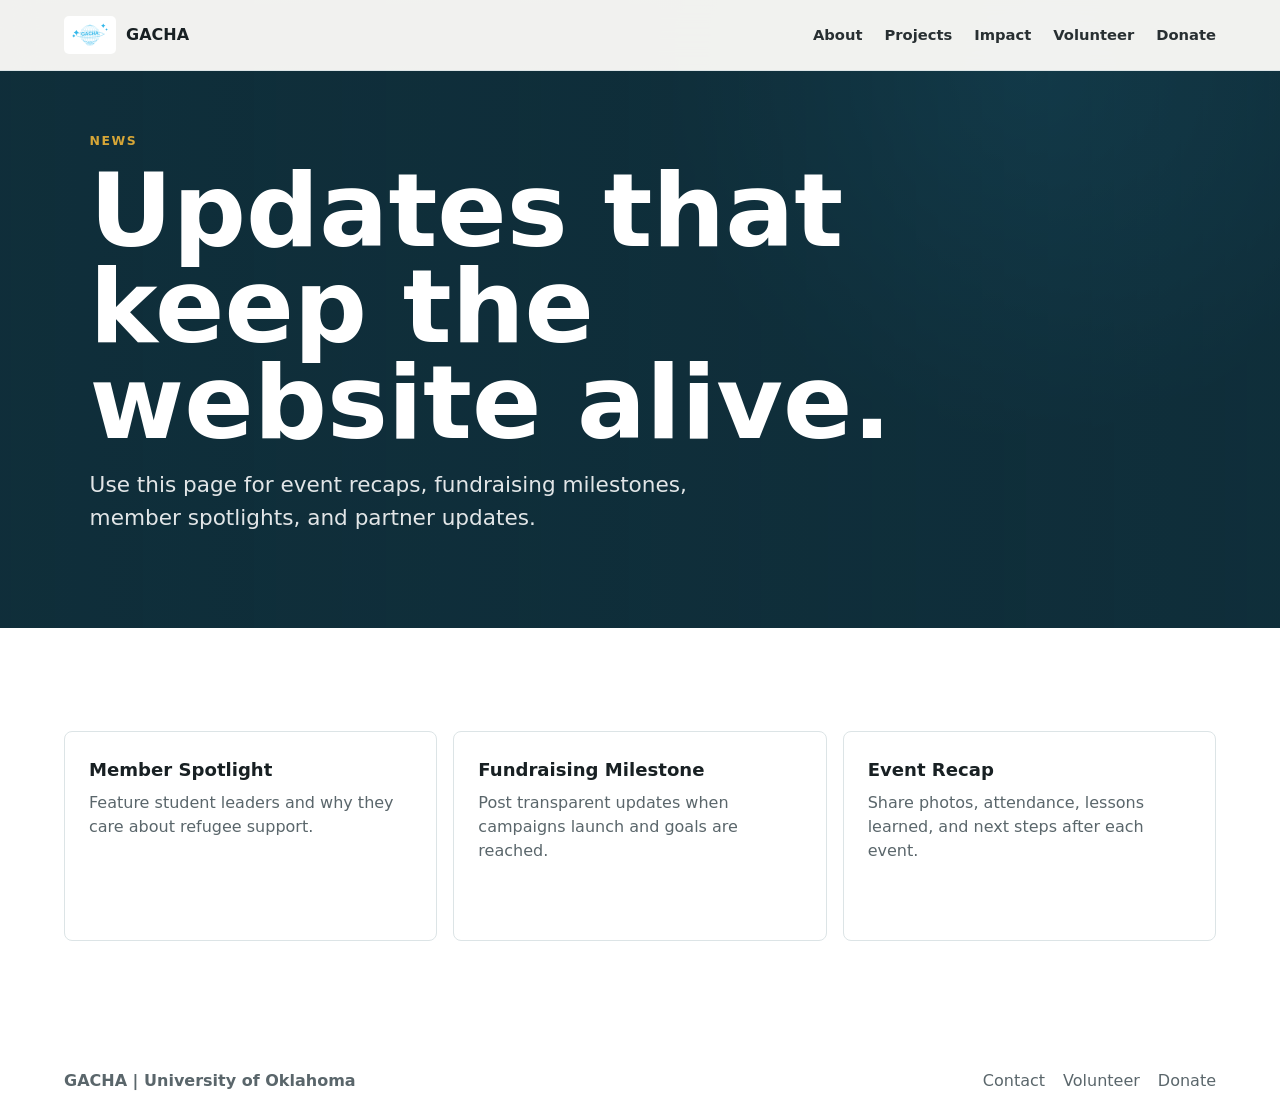
<file: news.html>
<!doctype html>
<html lang="en">
  <head><meta charset="utf-8" /><meta name="viewport" content="width=device-width, initial-scale=1" /><title>News | GACHA</title><link rel="stylesheet" href="styles.css" /></head>
  <body>
    <header class="site-header solid" data-header><a class="brand" href="index.html"><img class="brand-logo" src="assets/gacha-logo.svg" alt="" /><span>GACHA</span></a><button class="menu-toggle" type="button" aria-label="Open navigation" aria-expanded="false" data-menu-toggle><span></span><span></span></button><nav class="site-nav" data-nav><a href="about.html">About</a><a href="projects.html">Projects</a><a href="impact.html">Impact</a><a href="volunteer.html">Volunteer</a><a href="donate.html">Donate</a></nav></header>
    <main>
      <section class="page-hero"><div class="page-hero-content"><p class="eyebrow">News</p><h1>Updates that keep the website alive.</h1><p class="page-copy">Use this page for event recaps, fundraising milestones, member spotlights, and partner updates.</p></div></section>
      <section class="content-band light"><div class="news-grid"><article class="news-card"><h3>Member Spotlight</h3><p>Feature student leaders and why they care about refugee support.</p></article><article class="news-card"><h3>Fundraising Milestone</h3><p>Post transparent updates when campaigns launch and goals are reached.</p></article><article class="news-card"><h3>Event Recap</h3><p>Share photos, attendance, lessons learned, and next steps after each event.</p></article></div></section>
    </main>
    <footer class="site-footer"><p>GACHA | University of Oklahoma</p><div><a href="contact.html">Contact</a><a href="volunteer.html">Volunteer</a><a href="donate.html">Donate</a></div></footer><script src="script.js"></script>
  </body>
</html>
</file>
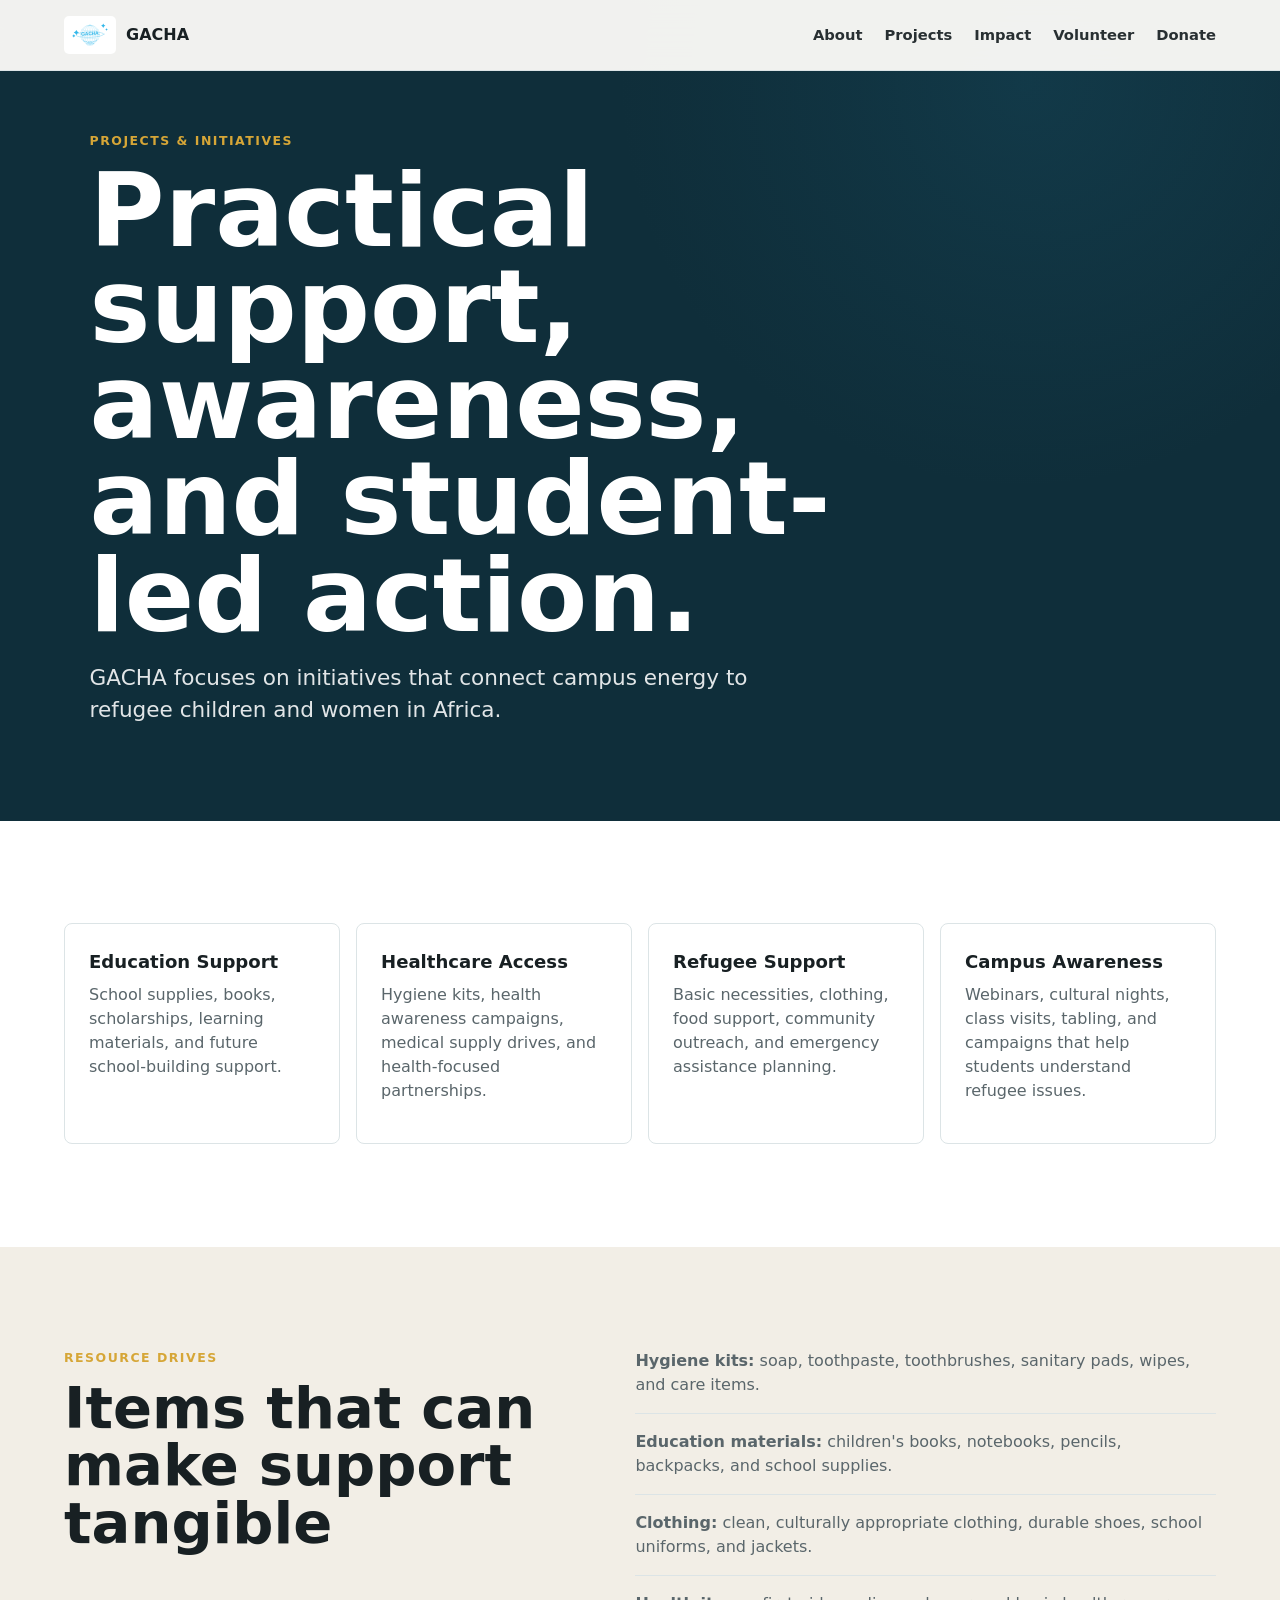
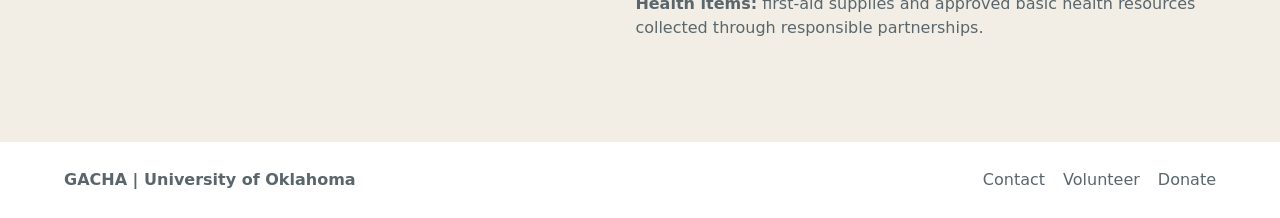
<file: projects.html>
<!doctype html>
<html lang="en">
  <head><meta charset="utf-8" /><meta name="viewport" content="width=device-width, initial-scale=1" /><title>Projects | GACHA</title><link rel="stylesheet" href="styles.css" /></head>
  <body>
    <header class="site-header solid" data-header><a class="brand" href="index.html"><img class="brand-logo" src="assets/gacha-logo.svg" alt="" /><span>GACHA</span></a><button class="menu-toggle" type="button" aria-label="Open navigation" aria-expanded="false" data-menu-toggle><span></span><span></span></button><nav class="site-nav" data-nav><a href="about.html">About</a><a href="projects.html">Projects</a><a href="impact.html">Impact</a><a href="volunteer.html">Volunteer</a><a href="donate.html">Donate</a></nav></header>
    <main>
      <section class="page-hero"><div class="page-hero-content"><p class="eyebrow">Projects & Initiatives</p><h1>Practical support, awareness, and student-led action.</h1><p class="page-copy">GACHA focuses on initiatives that connect campus energy to refugee children and women in Africa.</p></div></section>
      <section class="content-band light">
        <div class="card-grid">
          <article class="card"><h3>Education Support</h3><p>School supplies, books, scholarships, learning materials, and future school-building support.</p></article>
          <article class="card"><h3>Healthcare Access</h3><p>Hygiene kits, health awareness campaigns, medical supply drives, and health-focused partnerships.</p></article>
          <article class="card"><h3>Refugee Support</h3><p>Basic necessities, clothing, food support, community outreach, and emergency assistance planning.</p></article>
          <article class="card"><h3>Campus Awareness</h3><p>Webinars, cultural nights, class visits, tabling, and campaigns that help students understand refugee issues.</p></article>
        </div>
      </section>
      <section class="content-band warm">
        <div class="section-grid"><div><p class="eyebrow">Resource Drives</p><h2>Items that can make support tangible</h2></div><div class="stack-list"><p><strong>Hygiene kits:</strong> soap, toothpaste, toothbrushes, sanitary pads, wipes, and care items.</p><p><strong>Education materials:</strong> children's books, notebooks, pencils, backpacks, and school supplies.</p><p><strong>Clothing:</strong> clean, culturally appropriate clothing, durable shoes, school uniforms, and jackets.</p><p><strong>Health items:</strong> first-aid supplies and approved basic health resources collected through responsible partnerships.</p></div></div>
      </section>
    </main>
    <footer class="site-footer"><p>GACHA | University of Oklahoma</p><div><a href="contact.html">Contact</a><a href="volunteer.html">Volunteer</a><a href="donate.html">Donate</a></div></footer><script src="script.js"></script>
  </body>
</html>
</file>
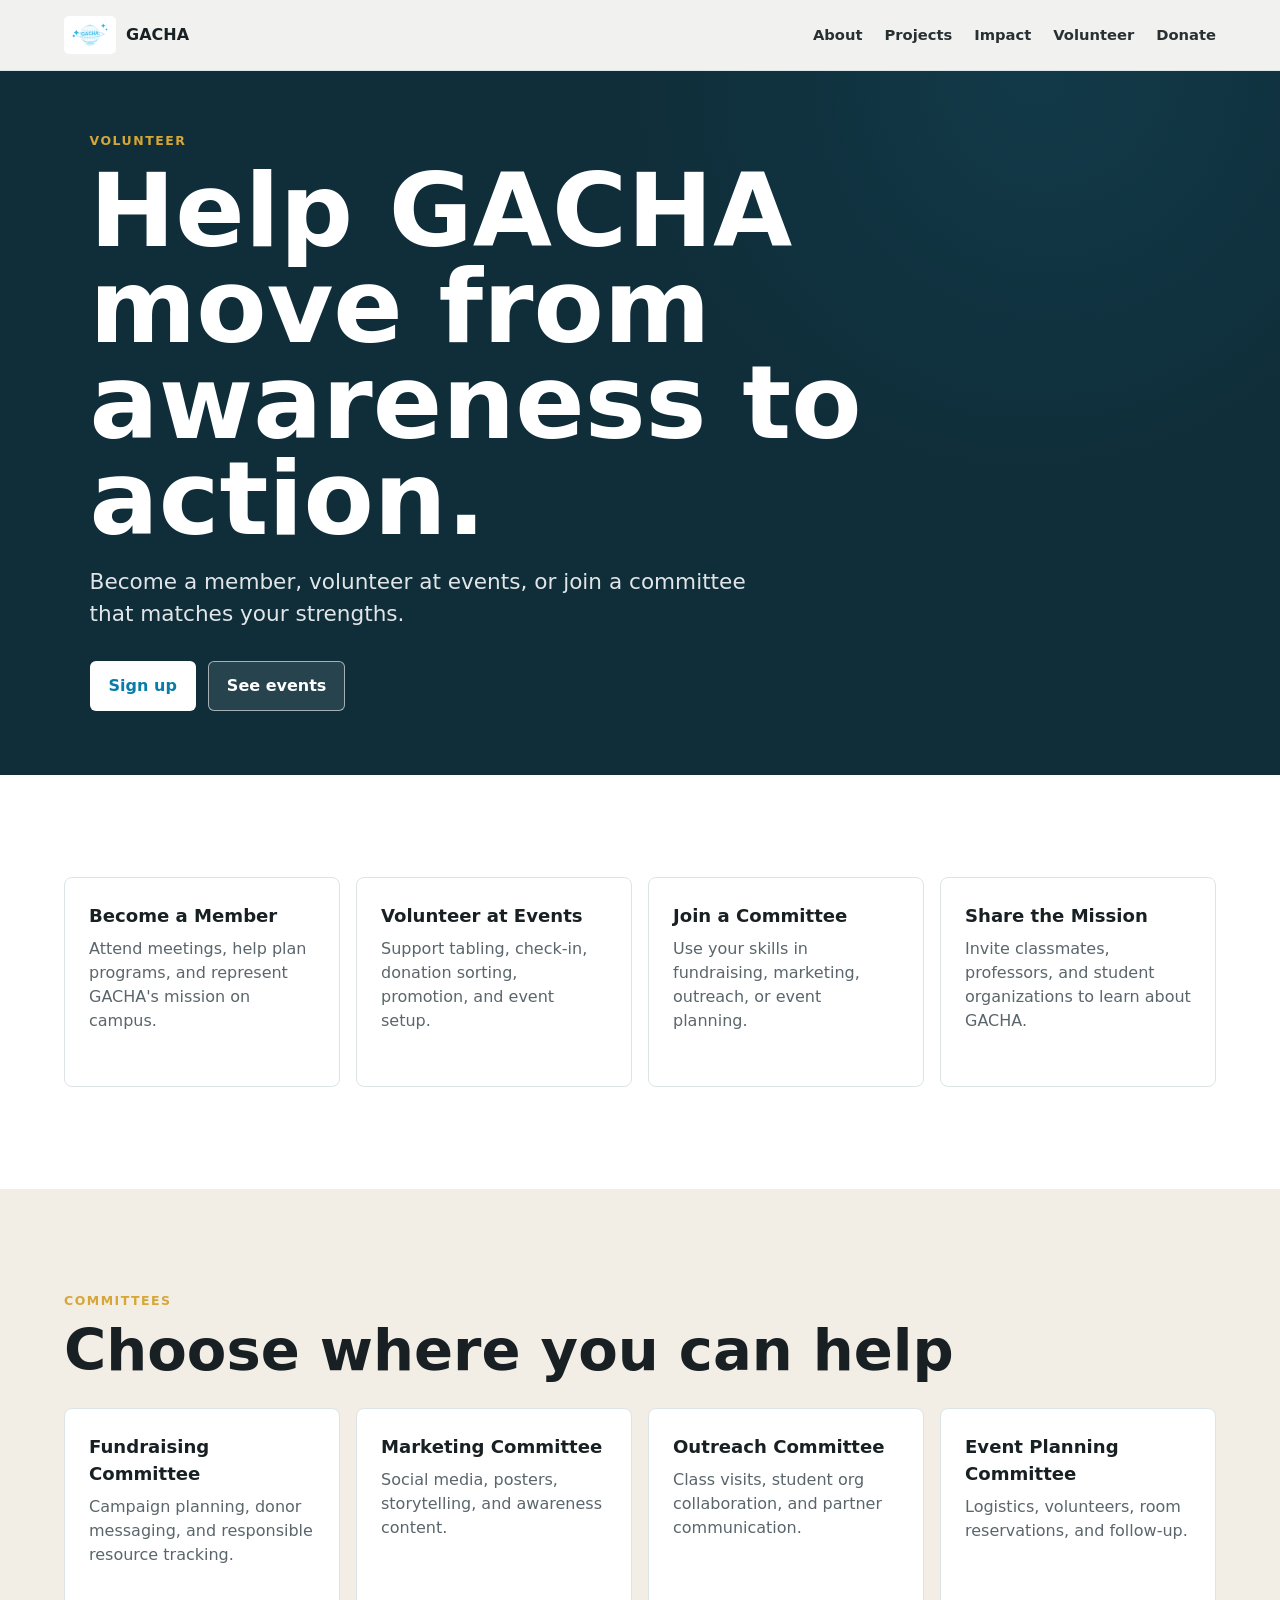
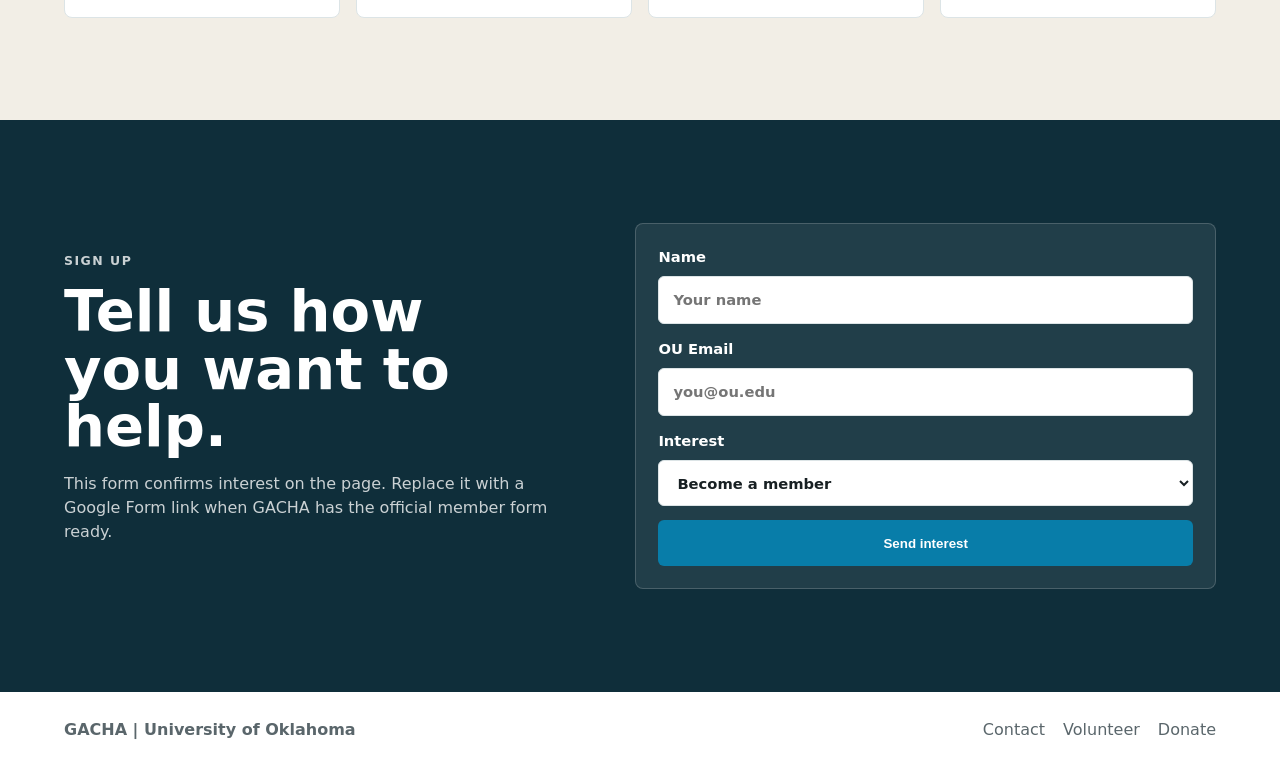
<file: volunteer.html>
<!doctype html>
<html lang="en">
  <head><meta charset="utf-8" /><meta name="viewport" content="width=device-width, initial-scale=1" /><title>Volunteer | GACHA</title><link rel="stylesheet" href="styles.css" /></head>
  <body>
    <header class="site-header solid" data-header><a class="brand" href="index.html"><img class="brand-logo" src="assets/gacha-logo.svg" alt="" /><span>GACHA</span></a><button class="menu-toggle" type="button" aria-label="Open navigation" aria-expanded="false" data-menu-toggle><span></span><span></span></button><nav class="site-nav" data-nav><a href="about.html">About</a><a href="projects.html">Projects</a><a href="impact.html">Impact</a><a href="volunteer.html">Volunteer</a><a href="donate.html">Donate</a></nav></header>
    <main>
      <section class="page-hero"><div class="page-hero-content"><p class="eyebrow">Volunteer</p><h1>Help GACHA move from awareness to action.</h1><p class="page-copy">Become a member, volunteer at events, or join a committee that matches your strengths.</p><div class="button-row"><a class="button light" href="#signup">Sign up</a><a class="button secondary" href="events.html">See events</a></div></div></section>
      <section class="content-band light"><div class="card-grid"><article class="card"><h3>Become a Member</h3><p>Attend meetings, help plan programs, and represent GACHA's mission on campus.</p></article><article class="card"><h3>Volunteer at Events</h3><p>Support tabling, check-in, donation sorting, promotion, and event setup.</p></article><article class="card"><h3>Join a Committee</h3><p>Use your skills in fundraising, marketing, outreach, or event planning.</p></article><article class="card"><h3>Share the Mission</h3><p>Invite classmates, professors, and student organizations to learn about GACHA.</p></article></div></section>
      <section class="content-band warm"><div class="section-heading"><p class="eyebrow">Committees</p><h2>Choose where you can help</h2></div><div class="card-grid"><article class="card"><h3>Fundraising Committee</h3><p>Campaign planning, donor messaging, and responsible resource tracking.</p></article><article class="card"><h3>Marketing Committee</h3><p>Social media, posters, storytelling, and awareness content.</p></article><article class="card"><h3>Outreach Committee</h3><p>Class visits, student org collaboration, and partner communication.</p></article><article class="card"><h3>Event Planning Committee</h3><p>Logistics, volunteers, room reservations, and follow-up.</p></article></div></section>
      <section class="join-band" id="signup"><div class="join-panel"><div><p class="eyebrow">Sign Up</p><h2>Tell us how you want to help.</h2><p>This form confirms interest on the page. Replace it with a Google Form link when GACHA has the official member form ready.</p></div><form class="join-form" data-confirm><label>Name<input type="text" name="name" placeholder="Your name" required /></label><label>OU Email<input type="email" name="email" placeholder="you@ou.edu" required /></label><label>Interest<select name="interest"><option>Become a member</option><option>Volunteer at events</option><option>Fundraising committee</option><option>Marketing committee</option><option>Outreach committee</option><option>Event planning committee</option></select></label><button class="button primary" type="submit">Send interest</button></form></div></section>
    </main>
    <footer class="site-footer"><p>GACHA | University of Oklahoma</p><div><a href="contact.html">Contact</a><a href="volunteer.html">Volunteer</a><a href="donate.html">Donate</a></div></footer><script src="script.js"></script>
  </body>
</html>
</file>
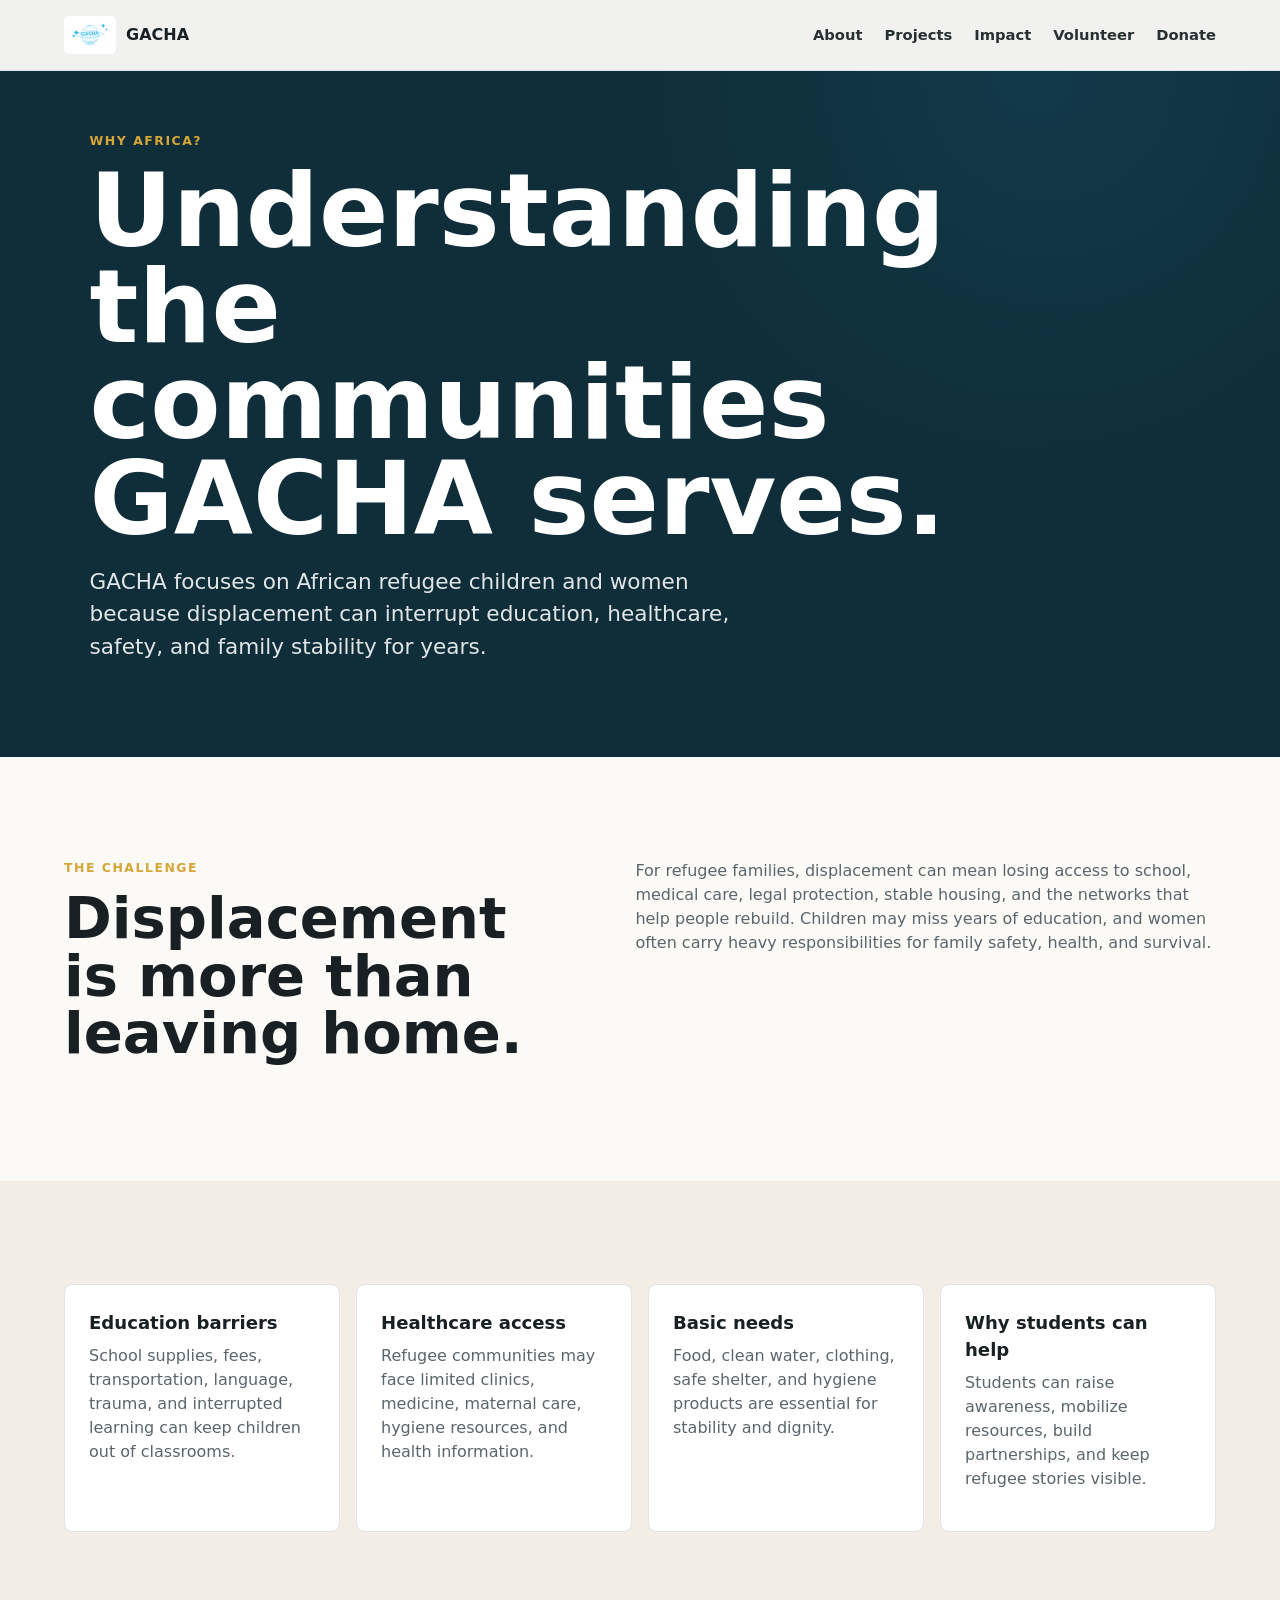
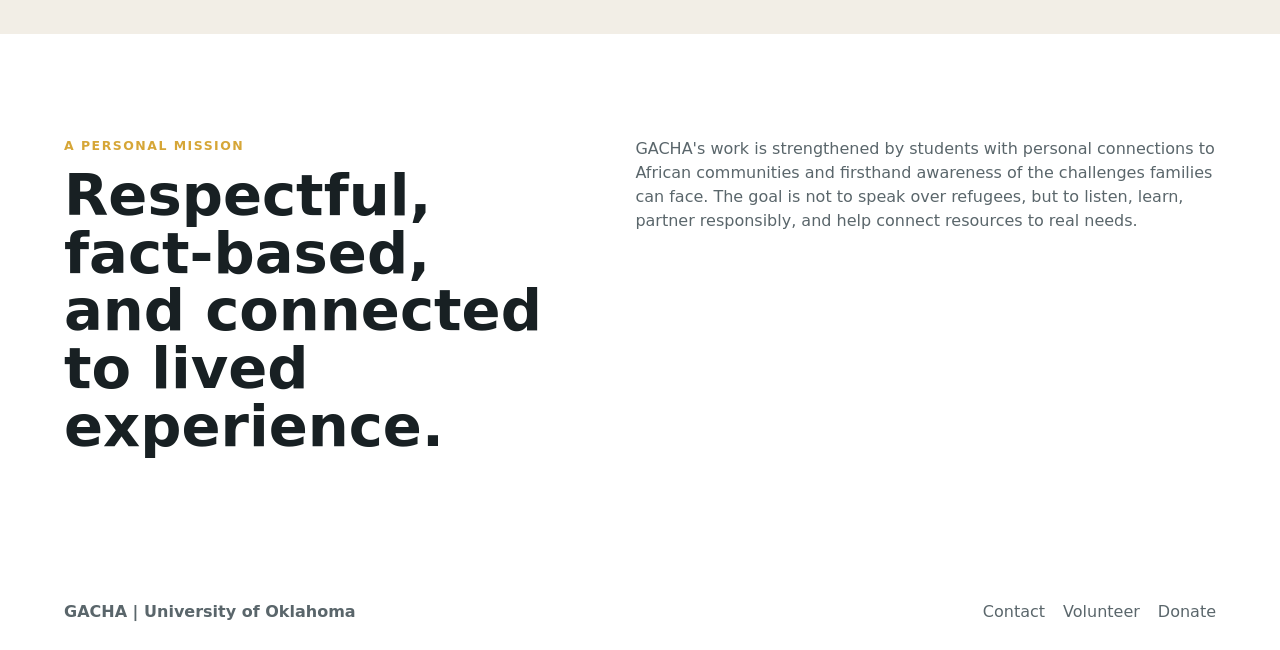
<file: why-africa.html>
<!doctype html>
<html lang="en">
  <head><meta charset="utf-8" /><meta name="viewport" content="width=device-width, initial-scale=1" /><title>Why Africa? | GACHA</title><link rel="stylesheet" href="styles.css" /></head>
  <body>
    <header class="site-header solid" data-header><a class="brand" href="index.html"><img class="brand-logo" src="assets/gacha-logo.svg" alt="" /><span>GACHA</span></a><button class="menu-toggle" type="button" aria-label="Open navigation" aria-expanded="false" data-menu-toggle><span></span><span></span></button><nav class="site-nav" data-nav><a href="about.html">About</a><a href="projects.html">Projects</a><a href="impact.html">Impact</a><a href="volunteer.html">Volunteer</a><a href="donate.html">Donate</a></nav></header>
    <main>
      <section class="page-hero"><div class="page-hero-content"><p class="eyebrow">Why Africa?</p><h1>Understanding the communities GACHA serves.</h1><p class="page-copy">GACHA focuses on African refugee children and women because displacement can interrupt education, healthcare, safety, and family stability for years.</p></div></section>
      <section class="intro-band"><div class="section-grid"><div><p class="eyebrow">The Challenge</p><h2>Displacement is more than leaving home.</h2></div><p>For refugee families, displacement can mean losing access to school, medical care, legal protection, stable housing, and the networks that help people rebuild. Children may miss years of education, and women often carry heavy responsibilities for family safety, health, and survival.</p></div></section>
      <section class="content-band warm"><div class="card-grid"><article class="card"><h3>Education barriers</h3><p>School supplies, fees, transportation, language, trauma, and interrupted learning can keep children out of classrooms.</p></article><article class="card"><h3>Healthcare access</h3><p>Refugee communities may face limited clinics, medicine, maternal care, hygiene resources, and health information.</p></article><article class="card"><h3>Basic needs</h3><p>Food, clean water, clothing, safe shelter, and hygiene products are essential for stability and dignity.</p></article><article class="card"><h3>Why students can help</h3><p>Students can raise awareness, mobilize resources, build partnerships, and keep refugee stories visible.</p></article></div></section>
      <section class="content-band light"><div class="section-grid"><div><p class="eyebrow">A Personal Mission</p><h2>Respectful, fact-based, and connected to lived experience.</h2></div><p>GACHA's work is strengthened by students with personal connections to African communities and firsthand awareness of the challenges families can face. The goal is not to speak over refugees, but to listen, learn, partner responsibly, and help connect resources to real needs.</p></div></section>
    </main>
    <footer class="site-footer"><p>GACHA | University of Oklahoma</p><div><a href="contact.html">Contact</a><a href="volunteer.html">Volunteer</a><a href="donate.html">Donate</a></div></footer><script src="script.js"></script>
  </body>
</html>
</file>
<file: styles.css>
:root {
  --ink: #182023;
  --muted: #5a666b;
  --paper: #fbfaf7;
  --white: #ffffff;
  --line: #dce4e6;
  --sky: #34b8ea;
  --sky-dark: #087da9;
  --deep: #0f2e3a;
  --green: #517a48;
  --gold: #d6a637;
  --coral: #a9473f;
  --shadow: 0 22px 60px rgba(15, 46, 58, 0.14);
}

* {
  box-sizing: border-box;
}

html {
  scroll-behavior: smooth;
}

body {
  margin: 0;
  color: var(--ink);
  background: var(--paper);
  font-family: Inter, ui-sans-serif, system-ui, -apple-system, BlinkMacSystemFont, "Segoe UI", sans-serif;
  line-height: 1.5;
  overflow-x: hidden;
}

a {
  color: inherit;
  text-decoration: none;
}

img {
  max-width: 100%;
}

.site-header {
  position: fixed;
  top: 0;
  left: 0;
  z-index: 20;
  display: flex;
  align-items: center;
  justify-content: space-between;
  width: 100%;
  padding: 16px clamp(18px, 5vw, 64px);
  color: var(--white);
  transition: background 180ms ease, color 180ms ease, box-shadow 180ms ease;
}

.site-header.is-scrolled,
.site-header.is-open,
.site-header.solid {
  color: var(--ink);
  background: rgba(251, 250, 247, 0.96);
  box-shadow: 0 1px 0 var(--line);
  backdrop-filter: blur(18px);
}

.brand {
  display: inline-flex;
  align-items: center;
  gap: 10px;
  font-weight: 900;
  letter-spacing: 0;
}

.brand-logo {
  width: 52px;
  height: 38px;
  object-fit: contain;
  padding: 2px;
  border-radius: 5px;
  background: var(--white);
}

.site-nav {
  display: flex;
  align-items: center;
  gap: 22px;
  font-size: 0.92rem;
  font-weight: 800;
}

.site-nav a {
  opacity: 0.92;
}

.site-nav a:hover {
  opacity: 1;
  color: var(--sky);
}

.menu-toggle {
  display: none;
}

.hero,
.page-hero {
  position: relative;
  display: grid;
  min-height: 88vh;
  padding: 132px clamp(22px, 7vw, 92px) 88px;
  overflow: hidden;
  color: var(--white);
  background: var(--deep);
}

.hero-photo::before {
  position: absolute;
  inset: 0;
  content: "";
  background:
    linear-gradient(90deg, rgba(10, 31, 39, 0.88), rgba(10, 31, 39, 0.52) 52%, rgba(10, 31, 39, 0.76)),
    url("https://images.pexels.com/photos/13415997/pexels-photo-13415997.jpeg?auto=compress&cs=tinysrgb&w=1800");
  background-position: center;
  background-size: cover;
  transform: scale(1.02);
}

.page-hero {
  min-height: 48vh;
  padding-bottom: 64px;
}

.page-hero::before {
  position: absolute;
  inset: 0;
  content: "";
  background:
    linear-gradient(90deg, rgba(15, 46, 58, 0.95), rgba(15, 46, 58, 0.72)),
    radial-gradient(circle at 80% 10%, rgba(52, 184, 234, 0.35), transparent 32%);
}

.hero-content,
.page-hero-content {
  position: relative;
  z-index: 1;
  max-width: 860px;
  align-self: center;
}

.hero-logo {
  width: min(240px, 62vw);
  height: auto;
  margin-bottom: 22px;
  border-radius: 8px;
  box-shadow: 0 18px 44px rgba(0, 0, 0, 0.22);
}

.eyebrow {
  margin: 0 0 12px;
  color: var(--gold);
  font-size: 0.78rem;
  font-weight: 900;
  letter-spacing: 0.12em;
  text-transform: uppercase;
}

h1,
h2,
h3,
p {
  margin-top: 0;
}

h1 {
  max-width: 940px;
  margin-bottom: 18px;
  font-size: clamp(3.2rem, 8vw, 7.3rem);
  line-height: 0.94;
  letter-spacing: 0;
}

h2 {
  margin-bottom: 16px;
  font-size: clamp(2rem, 4.5vw, 4rem);
  line-height: 1;
  letter-spacing: 0;
}

h3 {
  margin-bottom: 8px;
  font-size: 1.13rem;
  letter-spacing: 0;
}

.hero-copy,
.page-copy {
  max-width: 680px;
  margin-bottom: 30px;
  color: rgba(255, 255, 255, 0.88);
  font-size: clamp(1.12rem, 2vw, 1.35rem);
}

.hero-actions,
.button-row {
  display: flex;
  flex-wrap: wrap;
  gap: 12px;
}

.button {
  display: inline-flex;
  min-height: 46px;
  align-items: center;
  justify-content: center;
  padding: 12px 18px;
  border: 1px solid transparent;
  border-radius: 6px;
  font-weight: 900;
  cursor: pointer;
}

.button.primary {
  color: var(--white);
  background: var(--sky-dark);
}

.button.secondary {
  color: var(--white);
  border-color: rgba(255, 255, 255, 0.58);
  background: rgba(255, 255, 255, 0.1);
}

.button.light {
  color: var(--sky-dark);
  background: var(--white);
}

.intro-band,
.snapshot-band,
.values,
.awareness-band,
.roadmap-band,
.events-band,
.team-band,
.join-band,
.content-band,
.gallery-band {
  padding: clamp(58px, 8vw, 104px) clamp(20px, 5vw, 64px);
}

.section-grid,
.join-panel {
  display: grid;
  grid-template-columns: minmax(0, 0.92fr) minmax(0, 1.08fr);
  gap: clamp(28px, 6vw, 80px);
  max-width: 1160px;
  margin: 0 auto;
  align-items: start;
}

.section-heading {
  max-width: 1160px;
  margin: 0 auto 28px;
}

.section-grid > p,
.section-grid li,
.join-panel p,
.stack-list p,
.card p,
.value-card p,
.person-card p,
.event-row p,
.news-card p,
.donation-card p,
.impact-card p,
.action-card p {
  color: var(--muted);
}

.snapshot-band,
.values,
.content-band.light,
.gallery-band {
  background: var(--white);
}

.awareness-band {
  background: #e9f7fb;
}

.roadmap-band,
.events-band,
.content-band.warm {
  background: #f2eee6;
}

.metric-grid,
.feature-grid,
.card-grid,
.team-grid,
.action-grid,
.impact-grid,
.donation-grid,
.gallery-grid,
.news-grid {
  display: grid;
  max-width: 1160px;
  margin: 0 auto;
  gap: 16px;
}

.metric-grid {
  grid-template-columns: repeat(4, minmax(0, 1fr));
}

.metric-grid article,
.card,
.value-card,
.person-card,
.impact-card,
.donation-card,
.news-card,
.action-card {
  min-height: 210px;
  padding: 24px;
  border: 1px solid var(--line);
  border-radius: 8px;
  background: var(--white);
}

.metric-grid article {
  min-height: 150px;
  background: var(--paper);
}

.metric-grid span {
  display: block;
  color: var(--sky-dark);
  font-size: 2.4rem;
  font-weight: 900;
}

.feature-grid,
.card-grid {
  grid-template-columns: repeat(4, minmax(0, 1fr));
}

.value-icon {
  display: grid;
  width: 48px;
  height: 48px;
  margin-bottom: 24px;
  place-items: center;
  color: var(--white);
  background: var(--sky-dark);
  border-radius: 6px;
  font-weight: 900;
}

.stack-list {
  display: grid;
  gap: 16px;
}

.stack-list p {
  margin: 0;
  padding-bottom: 16px;
  border-bottom: 1px solid var(--line);
}

.stack-list p:last-child {
  padding-bottom: 0;
  border-bottom: 0;
}

.action-grid {
  grid-template-columns: repeat(3, minmax(0, 1fr));
}

.action-card {
  color: inherit;
  transition: transform 160ms ease, box-shadow 160ms ease;
}

.action-card:hover {
  transform: translateY(-3px);
  box-shadow: var(--shadow);
}

.action-card strong,
.donation-card strong {
  display: block;
  margin-bottom: 14px;
  color: var(--sky-dark);
  font-size: 1.28rem;
}

.link-grid {
  display: grid;
  grid-template-columns: repeat(3, minmax(0, 1fr));
  gap: 12px;
  max-width: 1160px;
  margin: 0 auto;
}

.link-grid a {
  min-height: 74px;
  padding: 18px;
  border: 1px solid var(--line);
  border-radius: 8px;
  background: var(--white);
  font-weight: 900;
}

.event-list {
  max-width: 1160px;
  margin: 0 auto;
  border-top: 1px solid var(--line);
}

.event-row {
  display: grid;
  grid-template-columns: 130px minmax(0, 1fr) auto;
  gap: 22px;
  align-items: center;
  padding: 24px 0;
  border-bottom: 1px solid var(--line);
}

.event-row time {
  color: var(--sky-dark);
  font-weight: 900;
}

.event-row a {
  display: inline-flex;
  min-width: 82px;
  min-height: 40px;
  align-items: center;
  justify-content: center;
  color: var(--sky-dark);
  border: 1px solid rgba(8, 125, 169, 0.28);
  border-radius: 6px;
  font-weight: 900;
}

.team-grid {
  grid-template-columns: repeat(3, minmax(0, 1fr));
}

.person-card {
  display: grid;
  gap: 12px;
}

.person-photo {
  display: grid;
  width: 76px;
  height: 76px;
  place-items: center;
  color: var(--white);
  background: var(--green);
  border-radius: 8px;
  font-weight: 900;
}

.impact-grid {
  grid-template-columns: repeat(4, minmax(0, 1fr));
}

.donation-grid {
  grid-template-columns: repeat(4, minmax(0, 1fr));
}

.gallery-grid {
  grid-template-columns: repeat(3, minmax(0, 1fr));
}

.photo-tile {
  min-height: 280px;
  overflow: hidden;
  border-radius: 8px;
  background: var(--deep);
  box-shadow: var(--shadow);
}

.photo-tile div {
  height: 210px;
  background-position: center;
  background-size: cover;
}

.photo-tile p {
  margin: 0;
  padding: 16px;
  color: var(--white);
  font-weight: 800;
}

.photo-meeting {
  background-image: url("https://images.pexels.com/photos/3184306/pexels-photo-3184306.jpeg?auto=compress&cs=tinysrgb&w=900");
}

.photo-service {
  background-image: url("https://images.pexels.com/photos/6646918/pexels-photo-6646918.jpeg?auto=compress&cs=tinysrgb&w=900");
}

.photo-camp {
  background-image: url("https://images.pexels.com/photos/13415997/pexels-photo-13415997.jpeg?auto=compress&cs=tinysrgb&w=900");
}

.photo-education {
  background-image: url("https://images.pexels.com/photos/8613089/pexels-photo-8613089.jpeg?auto=compress&cs=tinysrgb&w=900");
}

.photo-event {
  background-image: url("https://images.pexels.com/photos/7648047/pexels-photo-7648047.jpeg?auto=compress&cs=tinysrgb&w=900");
}

.photo-outreach {
  background-image: url("https://images.pexels.com/photos/6647020/pexels-photo-6647020.jpeg?auto=compress&cs=tinysrgb&w=900");
}

.news-grid {
  grid-template-columns: repeat(3, minmax(0, 1fr));
}

.join-band {
  color: var(--white);
  background: var(--deep);
}

.join-panel {
  align-items: center;
}

.join-panel p {
  color: rgba(255, 255, 255, 0.78);
}

.join-form {
  display: grid;
  gap: 14px;
  padding: 22px;
  border: 1px solid rgba(255, 255, 255, 0.18);
  border-radius: 8px;
  background: rgba(255, 255, 255, 0.08);
}

label {
  display: grid;
  gap: 8px;
  color: inherit;
  font-size: 0.92rem;
  font-weight: 800;
}

input,
textarea,
select {
  width: 100%;
  min-height: 46px;
  padding: 12px 14px;
  color: var(--ink);
  border: 1px solid var(--line);
  border-radius: 6px;
  background: var(--white);
  font: inherit;
}

textarea {
  min-height: 120px;
  resize: vertical;
}

.site-footer {
  display: flex;
  flex-wrap: wrap;
  gap: 18px;
  align-items: center;
  justify-content: space-between;
  padding: 26px clamp(20px, 5vw, 64px);
  color: var(--muted);
  background: var(--white);
}

.site-footer p {
  margin: 0;
  font-weight: 900;
}

.site-footer div {
  display: flex;
  flex-wrap: wrap;
  gap: 18px;
}

@media (max-width: 980px) {
  .metric-grid,
  .feature-grid,
  .card-grid,
  .impact-grid,
  .donation-grid,
  .gallery-grid,
  .news-grid {
    grid-template-columns: repeat(2, minmax(0, 1fr));
  }
}

@media (max-width: 860px) {
  .menu-toggle {
    display: grid;
    width: 42px;
    height: 42px;
    place-items: center;
    border: 1px solid currentColor;
    border-radius: 6px;
    color: inherit;
    background: transparent;
  }

  .menu-toggle span {
    display: block;
    width: 18px;
    height: 2px;
    background: currentColor;
  }

  .site-nav {
    position: fixed;
    top: 76px;
    right: 18px;
    left: 18px;
    display: none;
    flex-direction: column;
    align-items: stretch;
    gap: 0;
    color: var(--ink);
    border: 1px solid var(--line);
    border-radius: 8px;
    background: var(--paper);
    box-shadow: var(--shadow);
  }

  .site-nav.is-open {
    display: flex;
  }

  .site-nav a {
    padding: 16px 18px;
    border-bottom: 1px solid var(--line);
  }

  .site-nav a:last-child {
    border-bottom: 0;
  }

  .hero {
    min-height: 82vh;
    padding-top: 120px;
  }

  .section-grid,
  .join-panel,
  .action-grid,
  .link-grid,
  .team-grid {
    grid-template-columns: 1fr;
  }

  .event-row {
    grid-template-columns: 1fr;
    gap: 10px;
  }

  .event-row a {
    width: max-content;
  }
}

@media (max-width: 560px) {
  h1 {
    font-size: clamp(3rem, 15vw, 4.2rem);
  }

  .hero-actions,
  .button,
  .metric-grid,
  .feature-grid,
  .card-grid,
  .impact-grid,
  .donation-grid,
  .gallery-grid,
  .news-grid {
    width: 100%;
    grid-template-columns: 1fr;
  }

  .value-card,
  .person-card,
  .card,
  .join-form {
    padding: 20px;
  }
}
</file>
